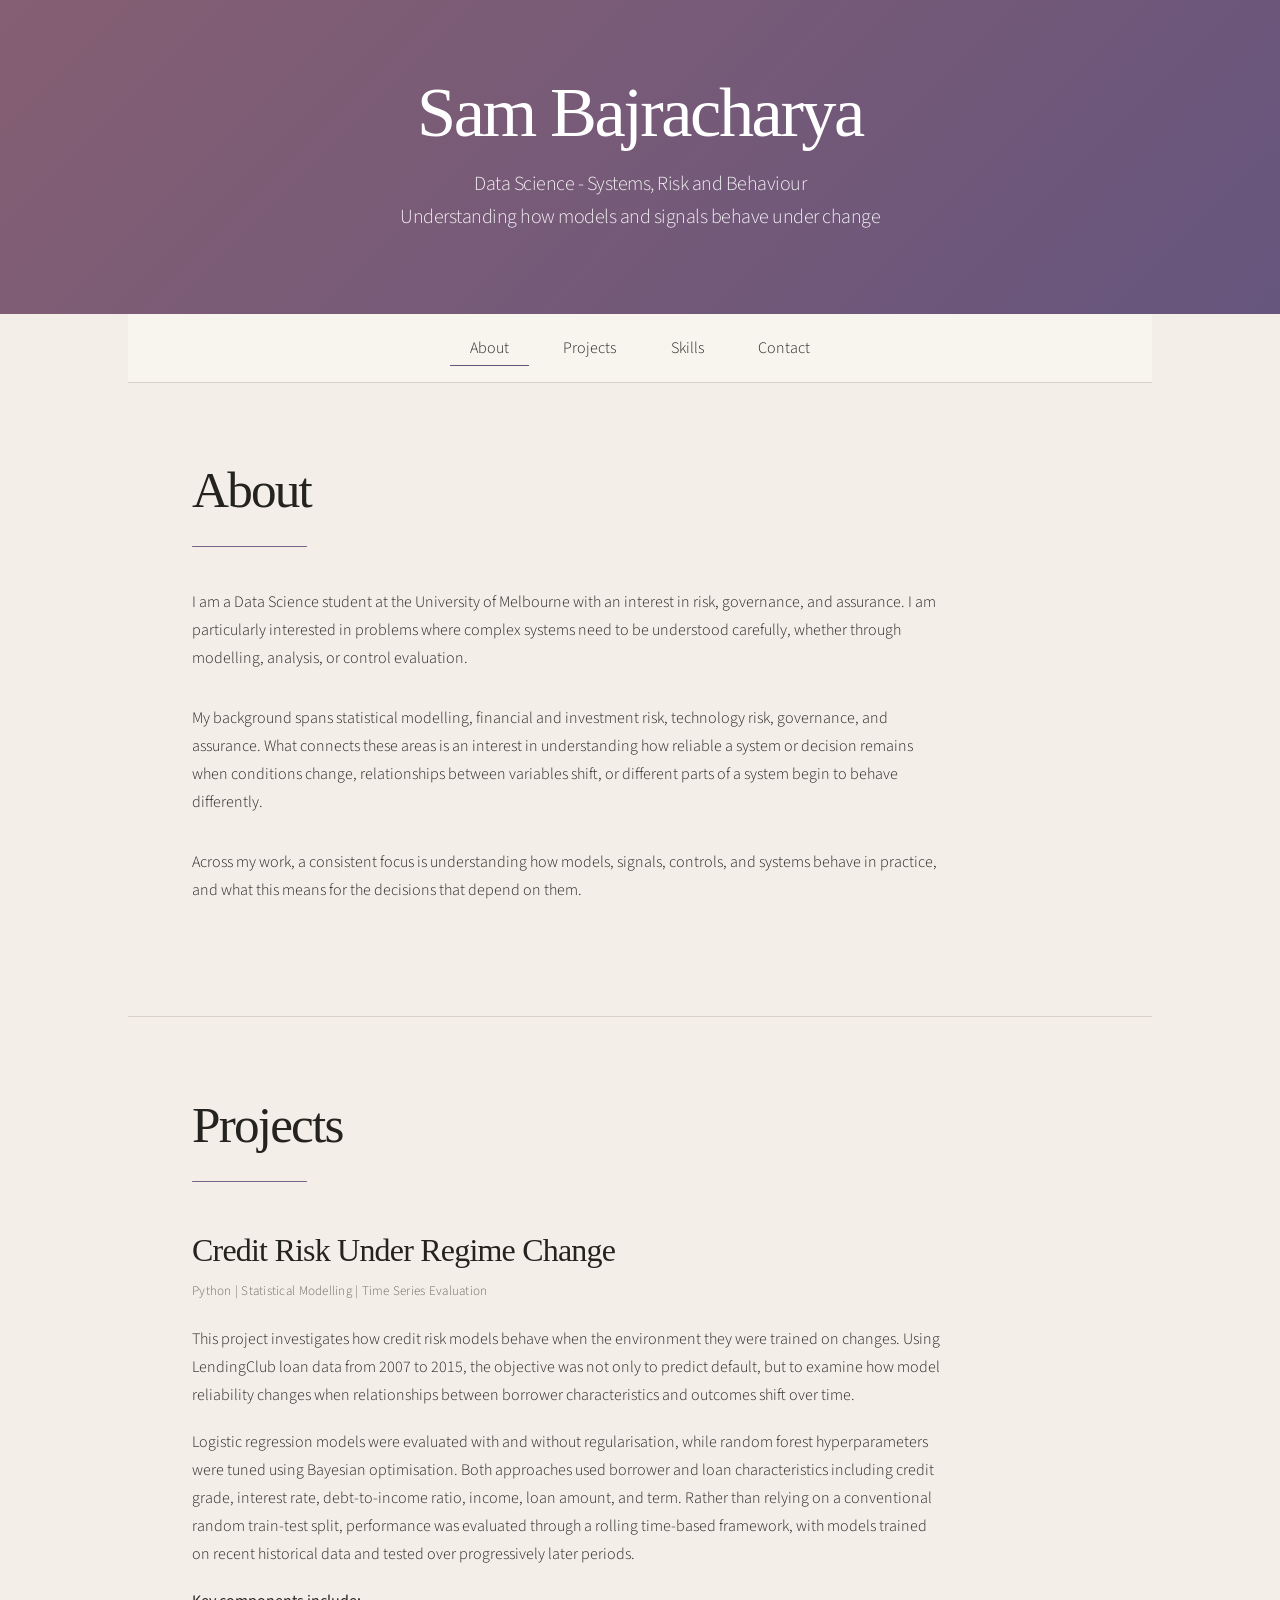
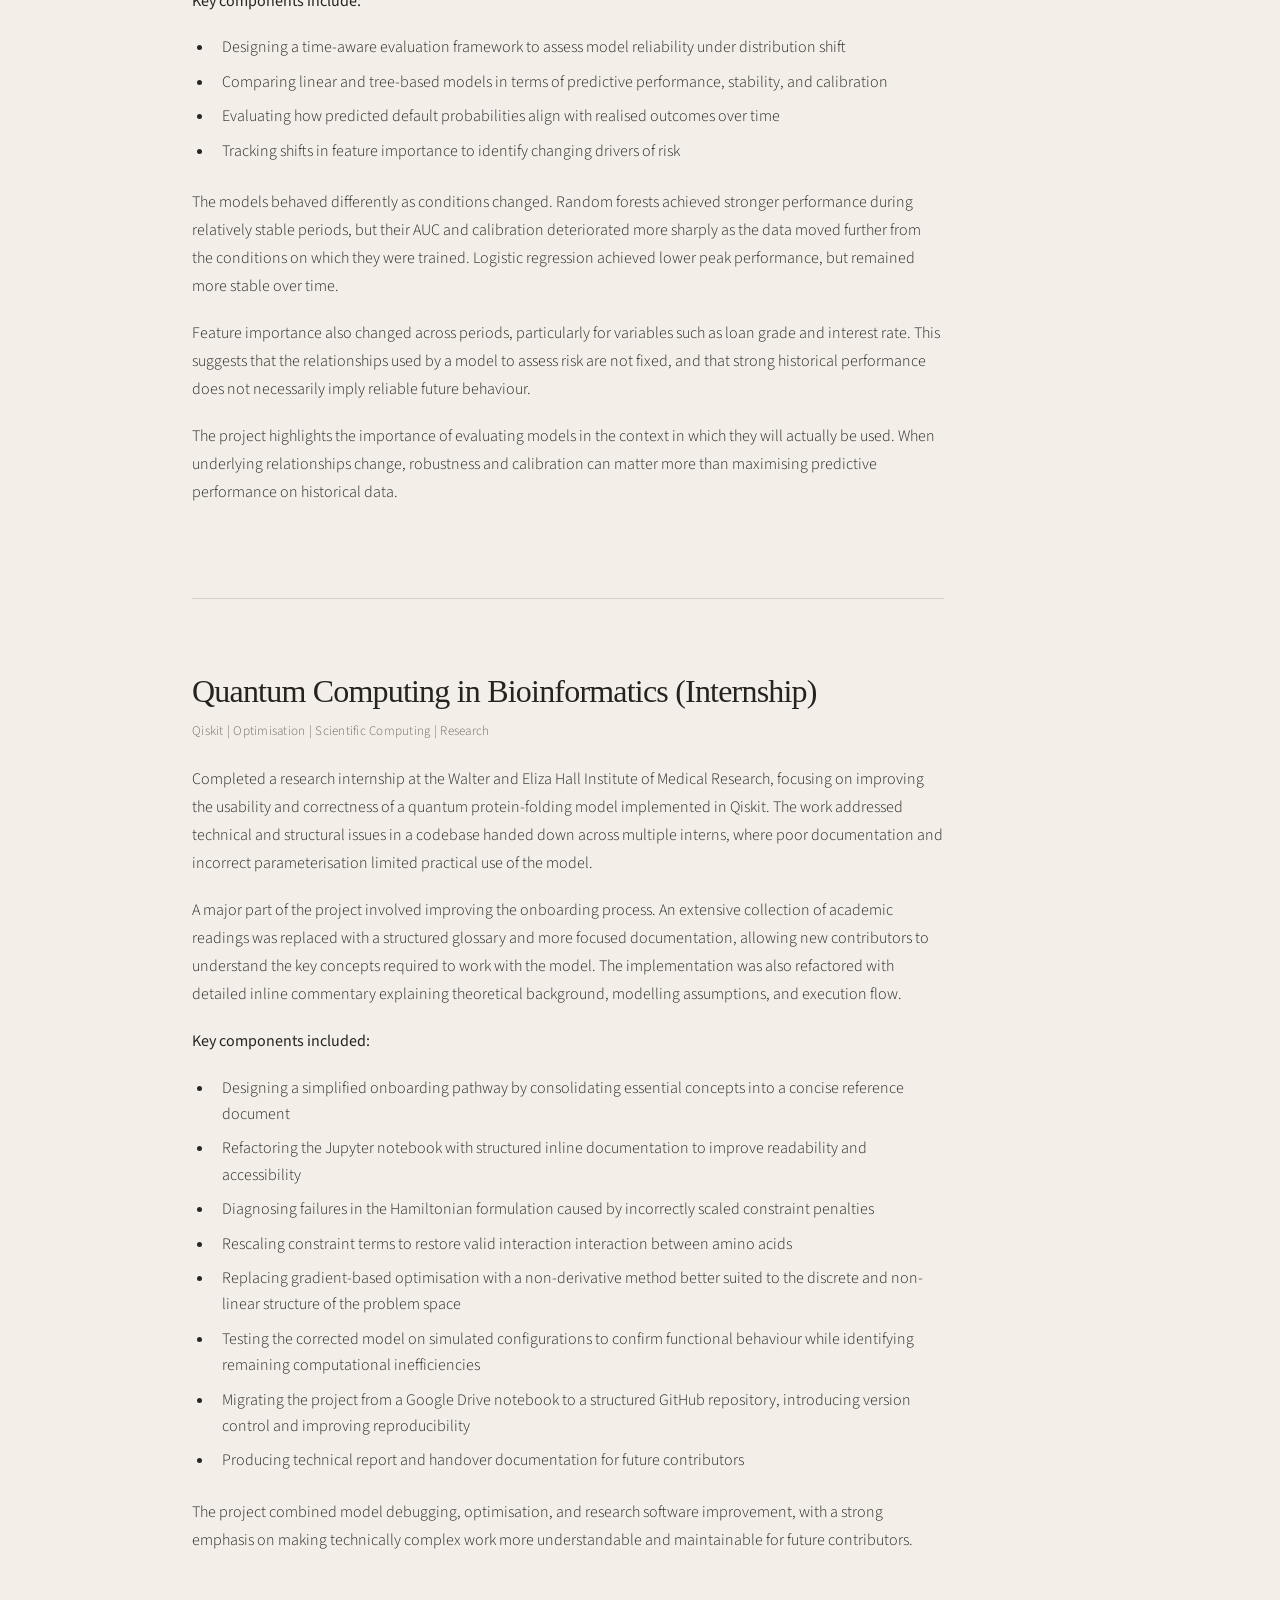
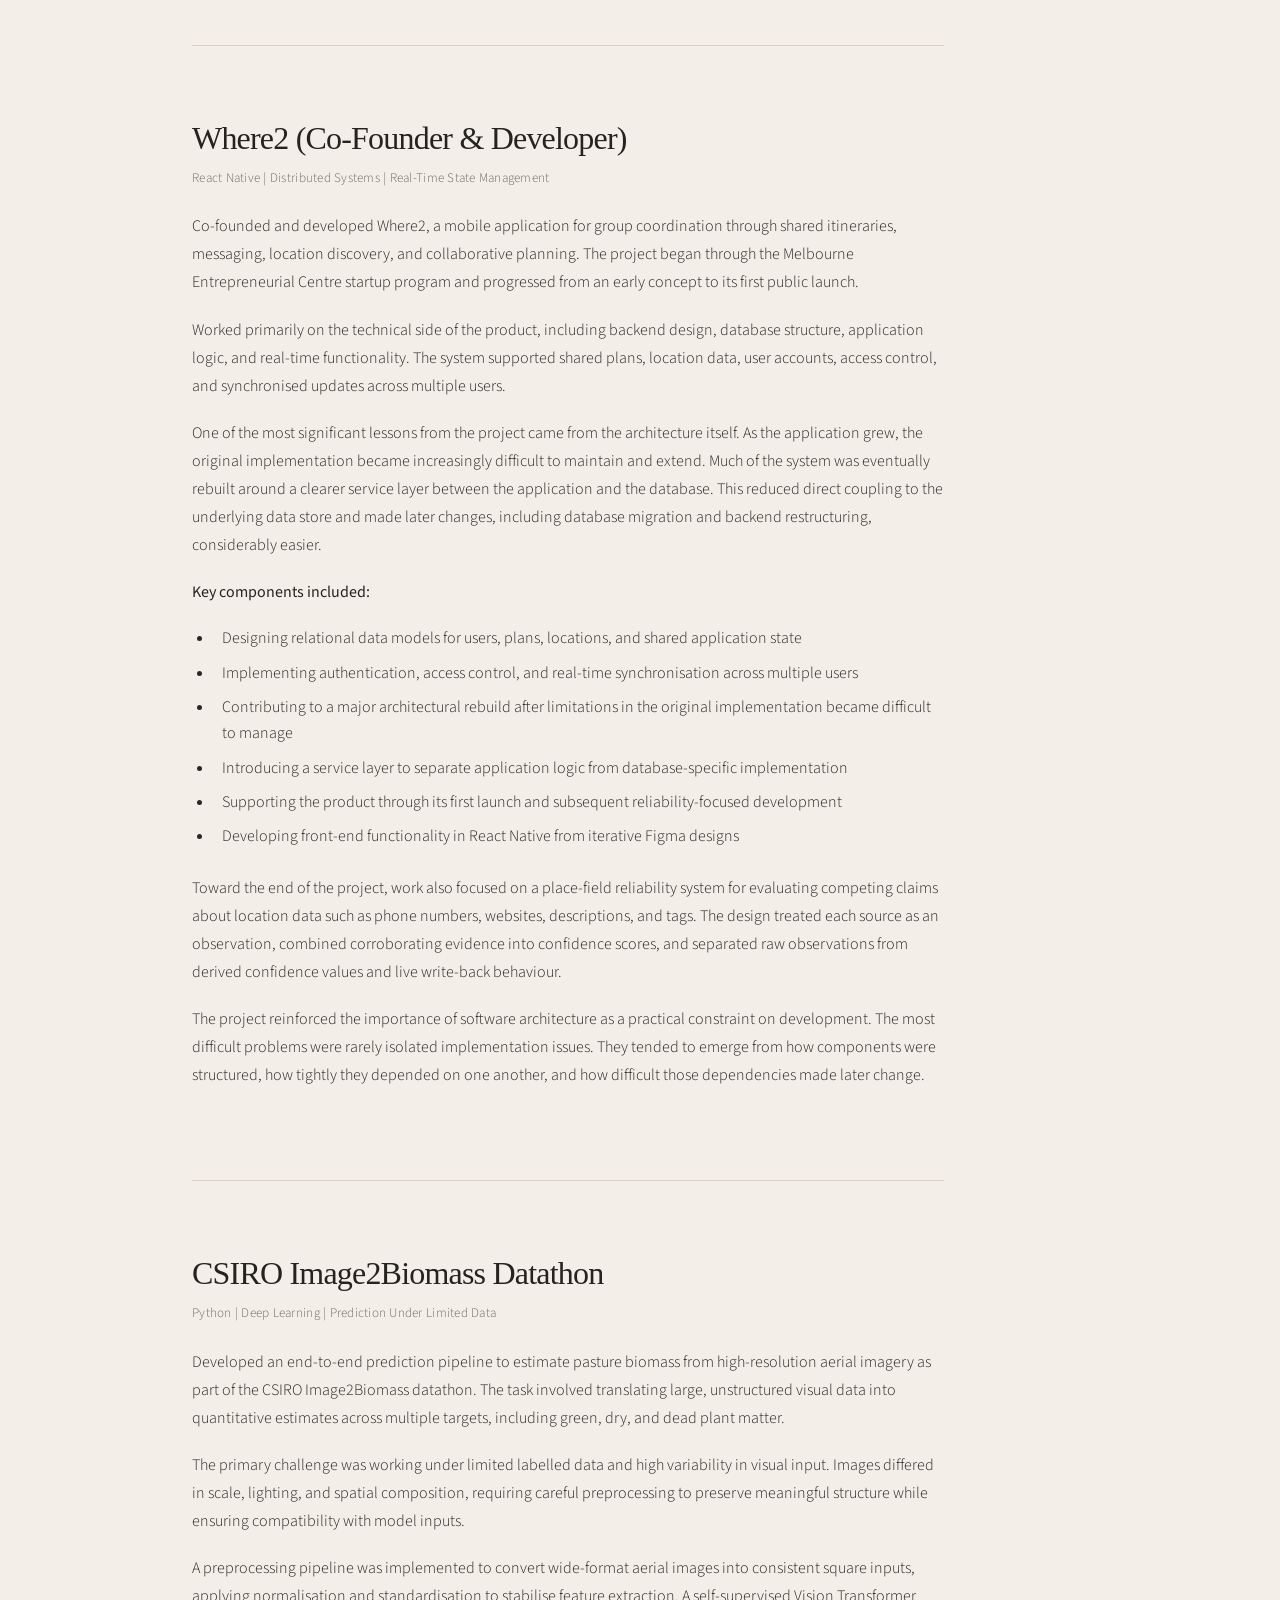
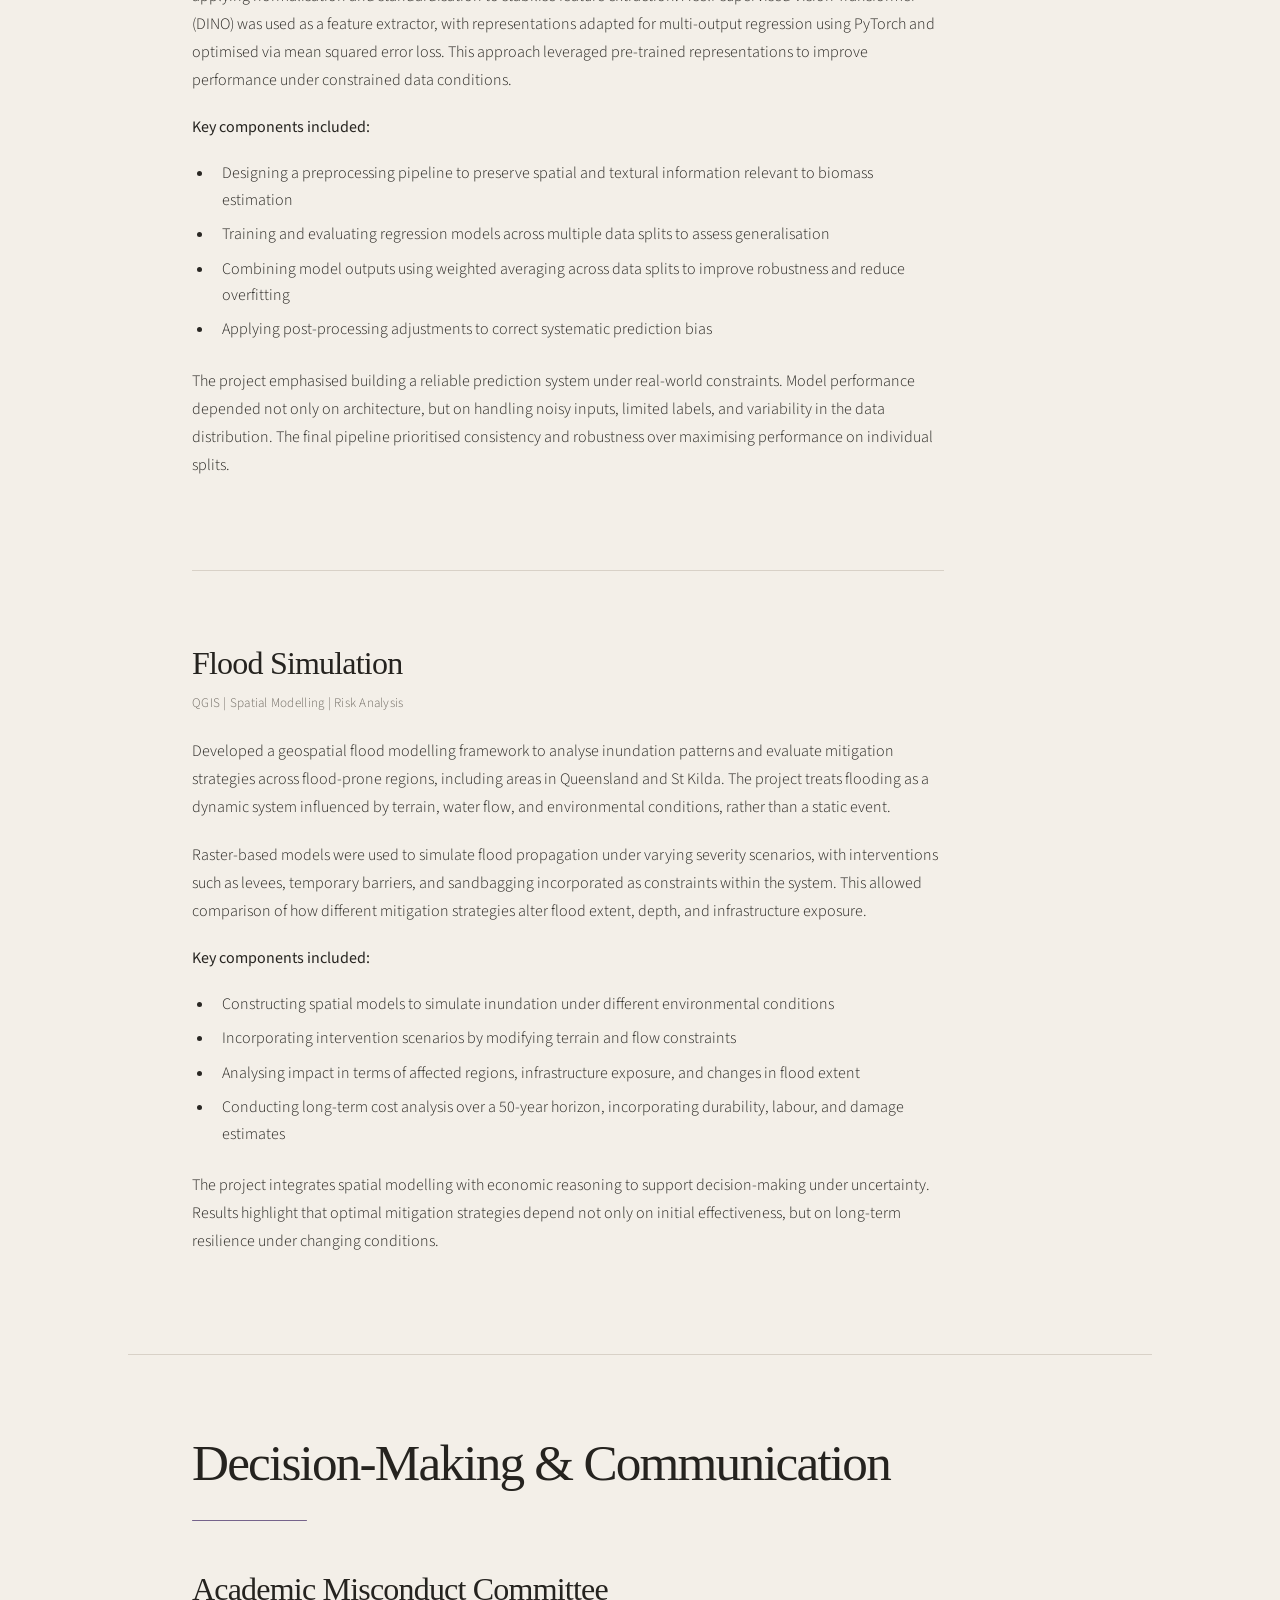
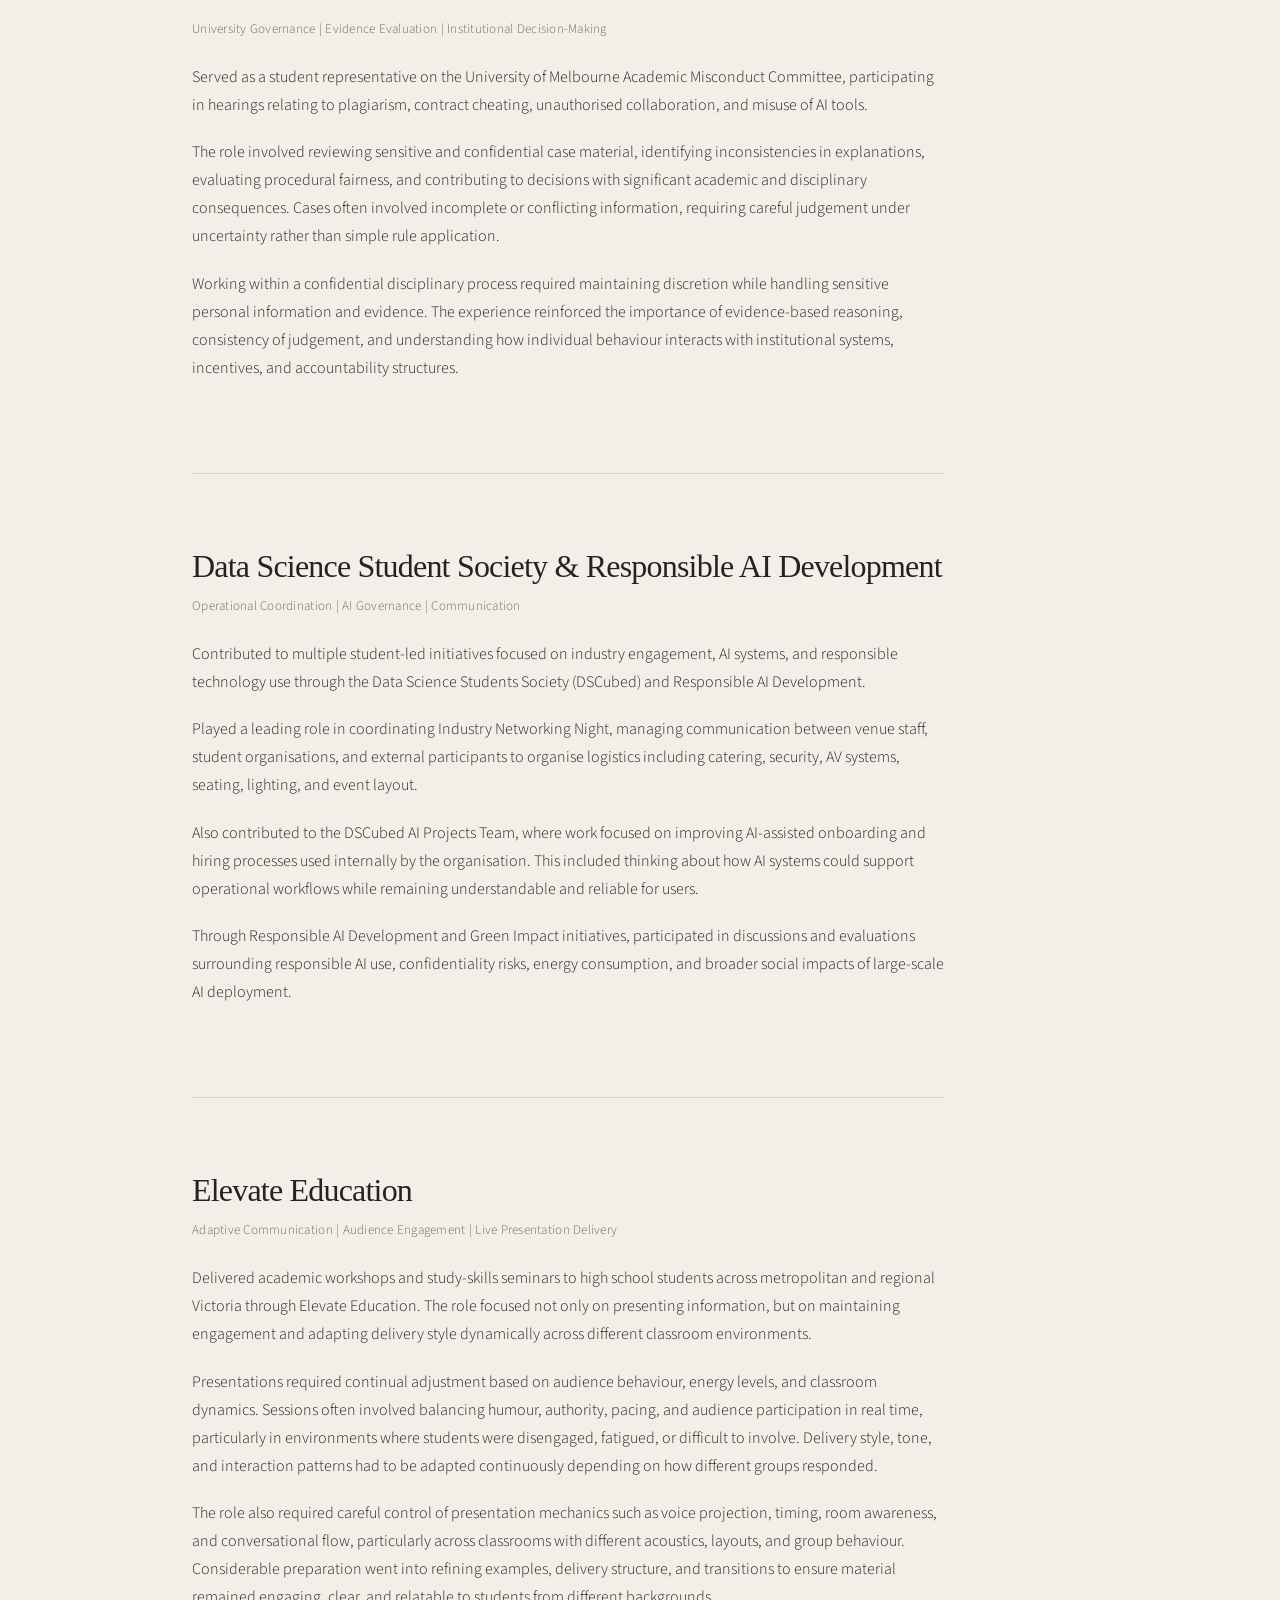
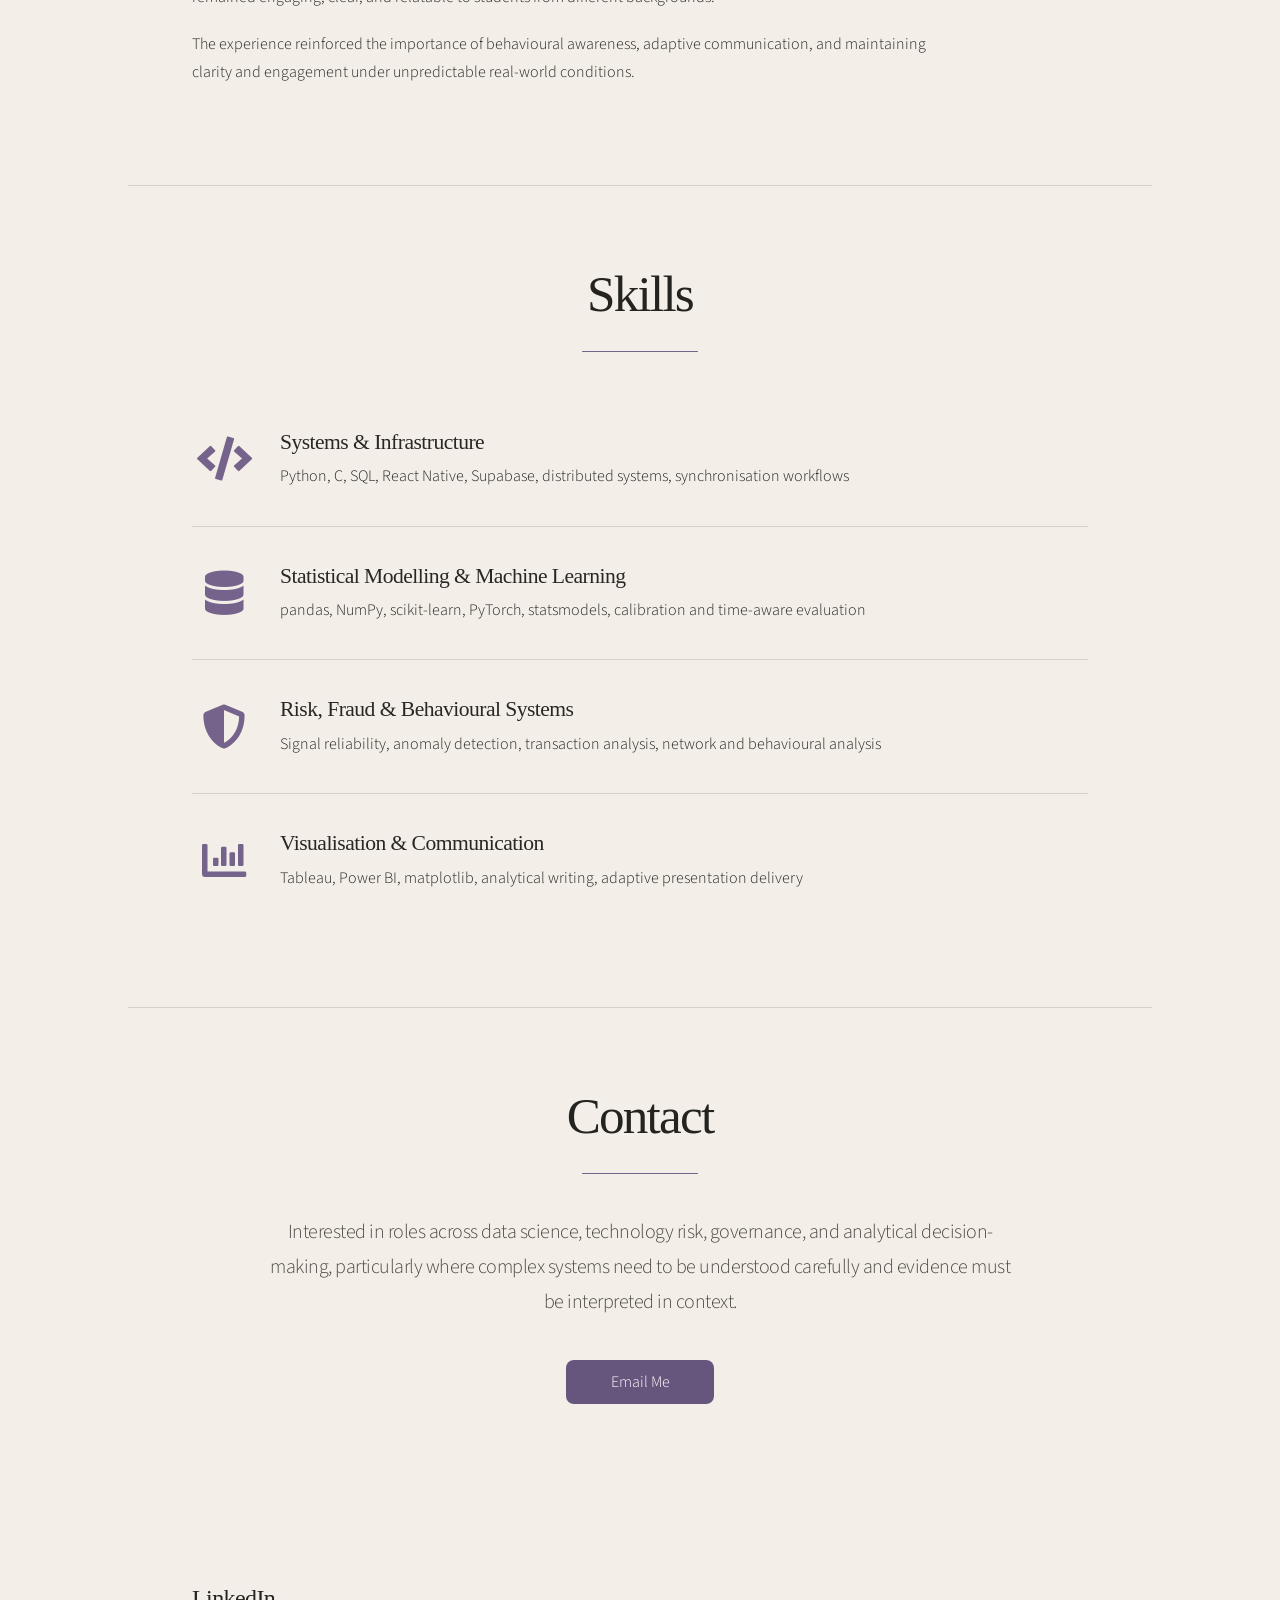
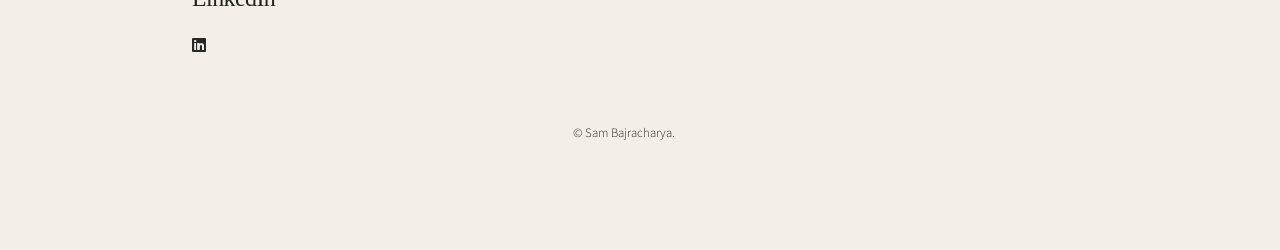
<file: index.html>
<!DOCTYPE HTML>
<html>

<head>
	<title>Sam Bajracharya | Data Science & Risk</title>
	<meta charset="utf-8" />
	<meta name="viewport" content="width=device-width, initial-scale=1, user-scalable=no" />
	<link rel="stylesheet" href="assets/css/main.css" />
	<noscript>
		<link rel="stylesheet" href="assets/css/noscript.css" />
	</noscript>
</head>

<body class="is-preload">

	<div id="wrapper">

		<!-- Header -->
		<header id="header" class="alt">
			<!-- <span class="logo"><img src="images/logo.svg" alt="" /></span> -->
			<h1>Sam Bajracharya</h1>
			<p>Data Science - Systems, Risk and Behaviour<br />
				Understanding how models and signals behave under change</p>
		</header>

		<!-- Nav -->
		<nav id="nav">
			<ul>
				<li><a href="#intro" class="active">About</a></li>
				<li><a href="#projects">Projects</a></li>
				<li><a href="#skills">Skills</a></li>
				<li><a href="#contact">Contact</a></li>
			</ul>
		</nav>

		<!-- Main -->
		<div id="main">

			<!-- About -->
			<section id="intro" class="main">
				<div class="spotlight">
					<div class="content">
						<header class="major">
							<h2>About</h2>
						</header>
						<p>
							I am a Data Science student at the University of Melbourne with an interest in risk, governance, and assurance. I am particularly interested in problems where complex systems need to be understood carefully, whether through modelling, analysis, or control evaluation.
						</p>
						<p>
						<p>
							My background spans statistical modelling, financial and investment risk, technology risk, governance, and assurance. What connects these areas is an interest in understanding how reliable a system or decision remains when conditions change, relationships between variables shift, or different parts of a system begin to behave differently.
						</p>
						<p>
							Across my work, a consistent focus is understanding how models, signals, controls, and systems behave in practice, and what this means for the decisions that depend on them.
						</p>
						</p>
					</div>
					<!-- <span class="image"><img src="images/pic01.jpg" alt="" /></span> -->
				</div>
			</section>

			<!-- Projects -->
			<section id="projects" class="main">
				<header class="major">
					<h2>Projects</h2>
				</header>

				<div class="project-list">


					<article class="project-card">
						<div class="project-content">
							<h3>Credit Risk Under Regime Change</h3>
							<p class="project-meta">Python | Statistical Modelling | Time Series Evaluation</p>

							<p>
								This project investigates how credit risk models behave when the environment they were trained on changes. Using LendingClub loan data from 2007 to 2015, the objective was not only to predict default, but to examine how model reliability changes when relationships between borrower characteristics and outcomes shift over time.
							</p>

							<p>
								Logistic regression models were evaluated with and without regularisation, while random forest hyperparameters were tuned using Bayesian optimisation. Both approaches used borrower and loan characteristics including credit grade, interest rate, debt-to-income ratio, income, loan amount, and term.
								Rather than relying on a conventional random train-test split, performance was evaluated through a rolling time-based framework, with models trained on recent historical data and tested over progressively later periods.
							</p>

							<p><strong>Key components include:</strong></p>
							<ul>
								<li>Designing a time-aware evaluation framework to assess model reliability under
									distribution shift</li>
								<li>Comparing linear and tree-based models in terms of predictive performance,
									stability, and calibration</li>
								<li>Evaluating how predicted default probabilities align with realised outcomes over
									time</li>
								<li>Tracking shifts in feature importance to identify changing drivers of risk</li>
							</ul>

							<p>
								The models behaved differently as conditions changed. Random forests achieved stronger performance during relatively stable periods, but their AUC and calibration deteriorated more sharply as the data moved further from the conditions on which they were trained. Logistic regression achieved lower peak performance, but remained more stable over time.
							</p>

							<p>
								Feature importance also changed across periods, particularly for variables such as loan grade and interest rate. This suggests that the relationships used by a model to assess risk are not fixed, and that strong historical performance does not necessarily imply reliable future behaviour.
							</p>

							<p>
								The project highlights the importance of evaluating models in the context in which they will actually be used. When underlying relationships change, robustness and calibration can matter more than maximising predictive performance on historical data.
							</p>
						</div>
					</article>

					<article class="project-card">
						<div class="project-content">
							<h3>Quantum Computing in Bioinformatics (Internship)</h3>
							<p class="project-meta">Qiskit | Optimisation | Scientific Computing | Research</p>

							<p>
								Completed a research internship at the Walter and Eliza Hall Institute of Medical
								Research,
								focusing on improving the usability and correctness of a quantum protein-folding model
								implemented in Qiskit. The work addressed technical and structural issues in a codebase
								handed down across multiple interns, where poor documentation and incorrect
								parameterisation
								limited practical use of the model.
							</p>

							<p>
								A major part of the project involved improving the onboarding process. An extensive collection of academic readings was replaced with a structured glossary and more focused documentation, allowing new contributors to understand the key concepts required to work with the model. The implementation was also refactored with detailed inline commentary explaining theoretical background, modelling assumptions, and execution flow.
							</p>

							<p><strong>Key components included:</strong></p>
							<ul>
								<li>Designing a simplified onboarding pathway by consolidating essential concepts into a
									concise reference document
								</li>
								<li>Refactoring the Jupyter notebook with structured inline documentation
									to improve readability and accessibility 
									</li>
								<li>Diagnosing failures in the Hamiltonian formulation caused by incorrectly scaled constraint penalties</li>
								<li>Rescaling constraint terms to restore valid interaction interaction between amino acids</li>
								<li>Replacing gradient-based optimisation with a non-derivative method better suited to
									the discrete and non-linear structure of the problem space</li>
								<li>Testing the corrected model on simulated configurations to confirm functional
									behaviour while identifying remaining computational inefficiencies</li>
								<li>Migrating the project from a Google Drive notebook to a structured GitHub
									repository, introducing version control and improving reproducibility</li>
								<li>Producing technical report and handover documentation for future contributors</li>
							</ul>

							<p>
								The project combined model debugging, optimisation, and research software improvement, with a strong emphasis on making technically complex work more understandable and maintainable for future contributors.
							</p>
						</div>
					</article>

					<article class="project-card">
						<div class="project-content">
							<h3>Where2 (Co-Founder &amp; Developer)</h3>
							<p class="project-meta">React Native | Distributed Systems | Real-Time State Management</p>

							<p>
								Co-founded and developed Where2, a mobile application for group coordination through shared itineraries, messaging, location discovery, and collaborative planning. The project began through the Melbourne Entrepreneurial Centre startup program and progressed from an early concept to its first public launch.
							</p>

							<p>
								Worked primarily on the technical side of the product, including backend design, database structure, application logic, and real-time functionality. The system supported shared plans, location data, user accounts, access control, and synchronised updates across multiple users.
							</p>

							<p>
								One of the most significant lessons from the project came from the architecture itself. As the application grew, the original implementation became increasingly difficult to maintain and extend. Much of the system was eventually rebuilt around a clearer service layer between the application and the database. This reduced direct coupling to the underlying data store and made later changes, including database migration and backend restructuring, considerably easier.
							</p>

							<p><strong>Key components included:</strong></p>
							<ul>
								<li>Designing relational data models for users, plans, locations, and shared application state</li>
								<li>Implementing authentication, access control, and real-time synchronisation across multiple users</li>
								<li>Contributing to a major architectural rebuild after limitations in the original implementation became difficult to manage</li>
								<li>Introducing a service layer to separate application logic from database-specific implementation</li>
								<li>Supporting the product through its first launch and subsequent reliability-focused development</li>
								<li>Developing front-end functionality in React Native from iterative Figma designs</li>
							</ul>

							<p>
								Toward the end of the project, work also focused on a place-field reliability system for evaluating competing claims about location data such as phone numbers, websites, descriptions, and tags. The design treated each source as an observation, combined corroborating evidence into confidence scores, and separated raw observations from derived confidence values and live write-back behaviour.
							</p>
							
							<p>
								The project reinforced the importance of software architecture as a practical constraint on development. The most difficult problems were rarely isolated implementation issues. They tended to emerge from how components were structured, how tightly they depended on one another, and how difficult those dependencies made later change.
							</p>

						</div>
					</article>


					<article class="project-card">
						<div class="project-content">
							<h3>CSIRO Image2Biomass Datathon</h3>
							<p class="project-meta">Python | Deep Learning | Prediction Under Limited Data</p>

							<p>
								Developed an end-to-end prediction pipeline to estimate pasture biomass from
								high-resolution aerial imagery as part of the CSIRO Image2Biomass datathon.
								The task involved translating large, unstructured visual data into quantitative
								estimates across multiple targets, including green, dry, and dead plant matter.
							</p>

							<p>
								The primary challenge was working under limited labelled data and high variability
								in visual input. Images differed in scale, lighting, and spatial composition,
								requiring careful preprocessing to preserve meaningful structure while ensuring
								compatibility with model inputs.
							</p>

							<p>
								A preprocessing pipeline was implemented to convert wide-format aerial images into
								consistent square inputs, applying normalisation and standardisation to stabilise
								feature extraction. A self-supervised Vision Transformer (DINO) was used as a feature
								extractor, with representations adapted for multi-output regression using
								PyTorch and optimised via mean squared error loss. This approach
								leveraged pre-trained representations to improve performance under constrained data
								conditions.
							</p>

							<p><strong>Key components included:</strong></p>
							<ul>
								<li>Designing a preprocessing pipeline to preserve spatial and textural information
									relevant to biomass estimation</li>
								<li>Training and evaluating regression models across multiple data splits to assess
									generalisation</li>
								<li>Combining model outputs using weighted averaging across data splits to improve
									robustness and reduce overfitting</li>
								<li>Applying post-processing adjustments to correct systematic prediction bias</li>
							</ul>

							<p>
								The project emphasised building a reliable prediction system under real-world
								constraints. Model performance depended not only on architecture, but on handling
								noisy inputs, limited labels, and variability in the data distribution. The final
								pipeline prioritised consistency and robustness over maximising performance on
								individual splits.
							</p>

						</div>
					</article>

					<article class="project-card">
						<div class="project-content">
							<h3>Flood Simulation</h3>
							<p class="project-meta">QGIS | Spatial Modelling | Risk Analysis</p>

							<p>
								Developed a geospatial flood modelling framework to analyse inundation patterns and
								evaluate mitigation strategies across flood-prone regions, including areas in
								Queensland and St Kilda. The project treats flooding as a dynamic system influenced
								by terrain, water flow, and environmental conditions, rather than a static event.
							</p>

							<p>
								Raster-based models were used to simulate flood propagation under varying severity
								scenarios, with interventions such as levees, temporary barriers, and sandbagging
								incorporated as constraints within the system. This allowed comparison of how
								different mitigation strategies alter flood extent, depth, and infrastructure exposure.
							</p>

							<p><strong>Key components included:</strong></p>
							<ul>
								<li>Constructing spatial models to simulate inundation under different environmental
									conditions</li>
								<li>Incorporating intervention scenarios by modifying terrain and flow constraints</li>
								<li>Analysing impact in terms of affected regions, infrastructure exposure, and changes
									in flood extent</li>
								<li>Conducting long-term cost analysis over a 50-year horizon, incorporating durability,
									labour, and damage estimates</li>
							</ul>

							<p>
								The project integrates spatial modelling with economic reasoning to support
								decision-making
								under uncertainty. Results highlight that optimal mitigation strategies depend not only
								on
								initial effectiveness, but on long-term resilience under changing conditions.
							</p>
						</div>
					</article>

				</div>
			</section>

			<!-- Decision-Making & Communication -->
			<section id="decision" class="main">
				<header class="major">
					<h2>Decision-Making & Communication</h2>
				</header>

				<div class="project-list">

					<article class="project-card">
						<div class="project-content">
							<h3>Academic Misconduct Committee</h3>
							<p class="project-meta">
								University Governance | Evidence Evaluation | Institutional Decision-Making
							</p>

							<p>
								Served as a student representative on the University of Melbourne Academic Misconduct
								Committee, participating in hearings relating to plagiarism, contract cheating,
								unauthorised collaboration, and misuse of AI tools.
							</p>

							<p>
								The role involved reviewing sensitive and confidential case material,
								identifying inconsistencies in explanations, evaluating procedural fairness,
								and contributing to decisions with significant academic and disciplinary
								consequences. Cases often involved incomplete or conflicting information,
								requiring careful judgement under uncertainty rather than simple rule
								application.
							</p>

							<p>
								Working within a confidential disciplinary process required maintaining
								discretion while handling sensitive personal information and evidence.
								The experience reinforced the importance of evidence-based reasoning,
								consistency of judgement, and understanding how individual behaviour
								interacts with institutional systems, incentives, and accountability
								structures.
							</p>
						</div>
					</article>

					<article class="project-card">
						<div class="project-content">
							<h3>Data Science Student Society & Responsible AI Development</h3>
							<p class="project-meta">
								Operational Coordination | AI Governance | Communication
							</p>

							<p>
								Contributed to multiple student-led initiatives focused on industry engagement,
								AI systems, and responsible technology use through the Data Science Students Society
								(DSCubed) and Responsible AI Development.
							</p>

							<p>
								Played a leading role in coordinating Industry Networking Night,
								managing communication between venue staff, student organisations, and external
								participants to organise logistics including catering, security, AV systems,
								seating, lighting, and event layout.
							</p>

							<p>
								Also contributed to the DSCubed AI Projects Team, where work focused on improving
								AI-assisted onboarding and hiring processes used internally by the organisation.
								This included thinking about how AI systems could support operational workflows
								while remaining understandable and reliable for users.
							</p>

							<p>
								Through Responsible AI Development and Green Impact initiatives, participated in
								discussions and evaluations surrounding responsible AI use, confidentiality risks,
								energy consumption, and broader social impacts of large-scale AI deployment.
							</p>
						</div>
					</article>

					<article class="project-card">
						<div class="project-content">
							<h3>Elevate Education</h3>
							<p class="project-meta">
								Adaptive Communication | Audience Engagement | Live Presentation Delivery
							</p>

							<p>
								Delivered academic workshops and study-skills seminars to high school
								students across metropolitan and regional Victoria through Elevate
								Education. The role focused not only on presenting information, but on
								maintaining engagement and adapting delivery style dynamically across
								different classroom environments.
							</p>

							<p>
								Presentations required continual adjustment based on audience behaviour,
								energy levels, and classroom dynamics. Sessions often involved balancing
								humour, authority, pacing, and audience participation in real time,
								particularly in environments where students were disengaged, fatigued,
								or difficult to involve. Delivery style, tone, and interaction patterns
								had to be adapted continuously depending on how different groups
								responded.
							</p>

							<p>
								The role also required careful control of presentation mechanics such as
								voice projection, timing, room awareness, and conversational flow,
								particularly across classrooms with different acoustics, layouts, and
								group behaviour. Considerable preparation went into refining examples,
								delivery structure, and transitions to ensure material remained engaging,
								clear, and relatable to students from different backgrounds.
							</p>

							<p>
								The experience reinforced the importance of behavioural awareness,
								adaptive communication, and maintaining clarity and engagement under
								unpredictable real-world conditions.
							</p>
						</div>
					</article>

				</div>
			</section>

			<!-- Skills -->
			<section id="skills" class="main special">
				<header class="major">
					<h2>Skills</h2>
				</header>

				<ul class="statistics">

					<li class="style1">
						<span class="icon solid fa-code"></span>
						<div>
							<strong>Systems & Infrastructure</strong>
							Python, C, SQL, React Native, Supabase, distributed systems, synchronisation workflows
						</div>
					</li>

					<li class="style2">
						<span class="icon solid fa-database"></span>
						<div>
							<strong>Statistical Modelling & Machine Learning</strong>
							pandas, NumPy, scikit-learn, PyTorch, statsmodels, calibration and time-aware evaluation
						</div>
					</li>

					<li class="style3">
						<span class="icon solid fa-shield-alt"></span>
						<div>
							<strong>Risk, Fraud & Behavioural Systems</strong>
							Signal reliability, anomaly detection, transaction analysis, network and behavioural analysis
						</div>
					</li>

					<li class="style4">
						<span class="icon solid fa-chart-bar"></span>
						<div>
							<strong>Visualisation & Communication</strong>
							Tableau, Power BI, matplotlib, analytical writing, adaptive presentation delivery
						</div>
					</li>

				</ul>
			</section>

			<!-- Contact -->
			<section id="contact" class="main special">
				<header class="major">
					<h2>Contact</h2>
					<p>
						Interested in roles across data science, technology risk, governance, and analytical decision-making, particularly where complex systems need to be understood carefully and evidence must be interpreted in context.
					</p>
				</header>

				<ul class="actions special">
					<li><a href="mailto:sbajracharyaj@gmail.com" class="button primary">Email Me</a></li>
					<!-- <li><a href="https://github.com" class="button">GitHub</a></li> -->
				</ul>
			</section>

		</div>

		<!-- Footer -->
		<footer id="footer">
			<section>
				<h2>LinkedIn</h2>
				<ul class="icons">
					<li><a href="https://linkedin.com/in/sam-bajracharya-553391235/"
							class="icon brands fa-linkedin"><span class="label">LinkedIn</span></a></li>
					<!-- <li><a href="#" class="icon brands fa-github"><span class="label">GitHub</span></a></li> -->
				</ul>
			</section>

			<p class="copyright">
				&copy; Sam Bajracharya.
			</p>
		</footer>

	</div>

	<!-- Scripts -->
	<script src="assets/js/jquery.min.js"></script>
	<script src="assets/js/jquery.scrollex.min.js"></script>
	<script src="assets/js/jquery.scrolly.min.js"></script>
	<script src="assets/js/browser.min.js"></script>
	<script src="assets/js/breakpoints.min.js"></script>
	<script src="assets/js/util.js"></script>
	<script src="assets/js/main.js"></script>

</body>

</html>
</file>
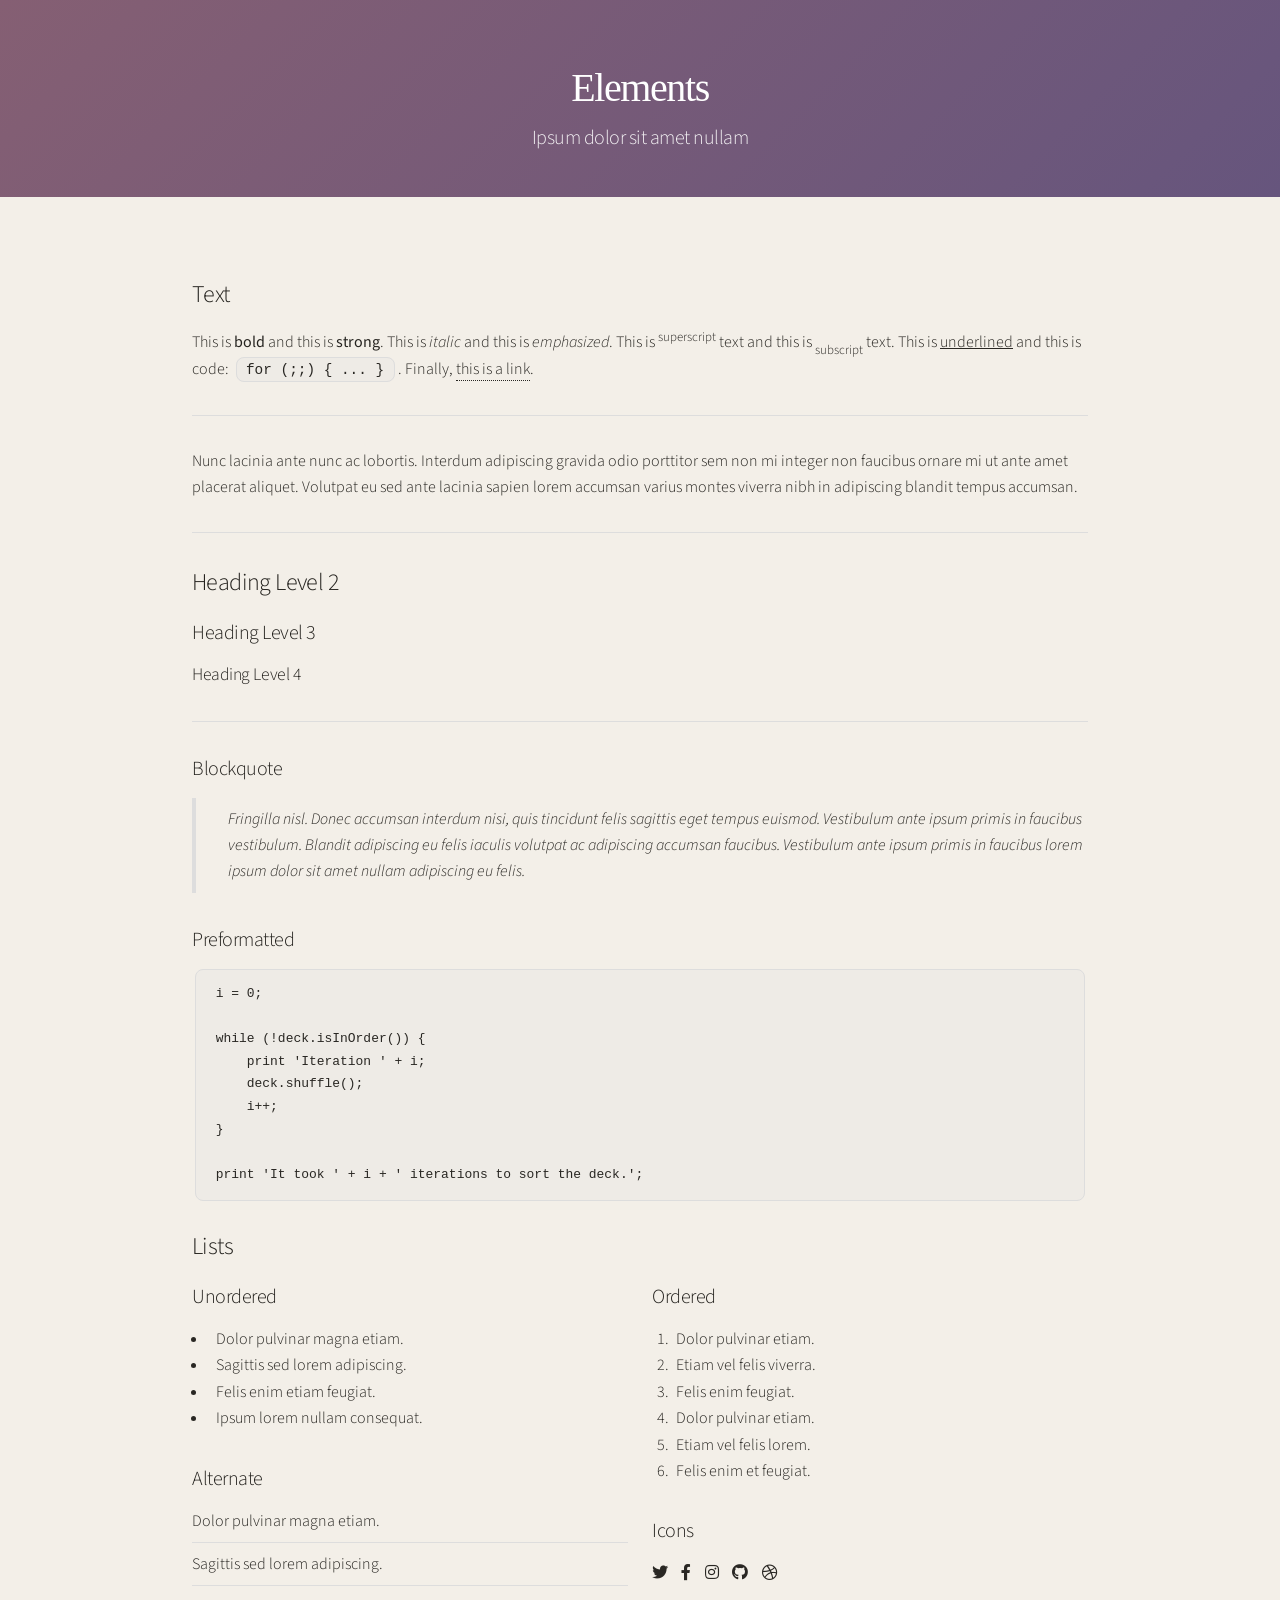
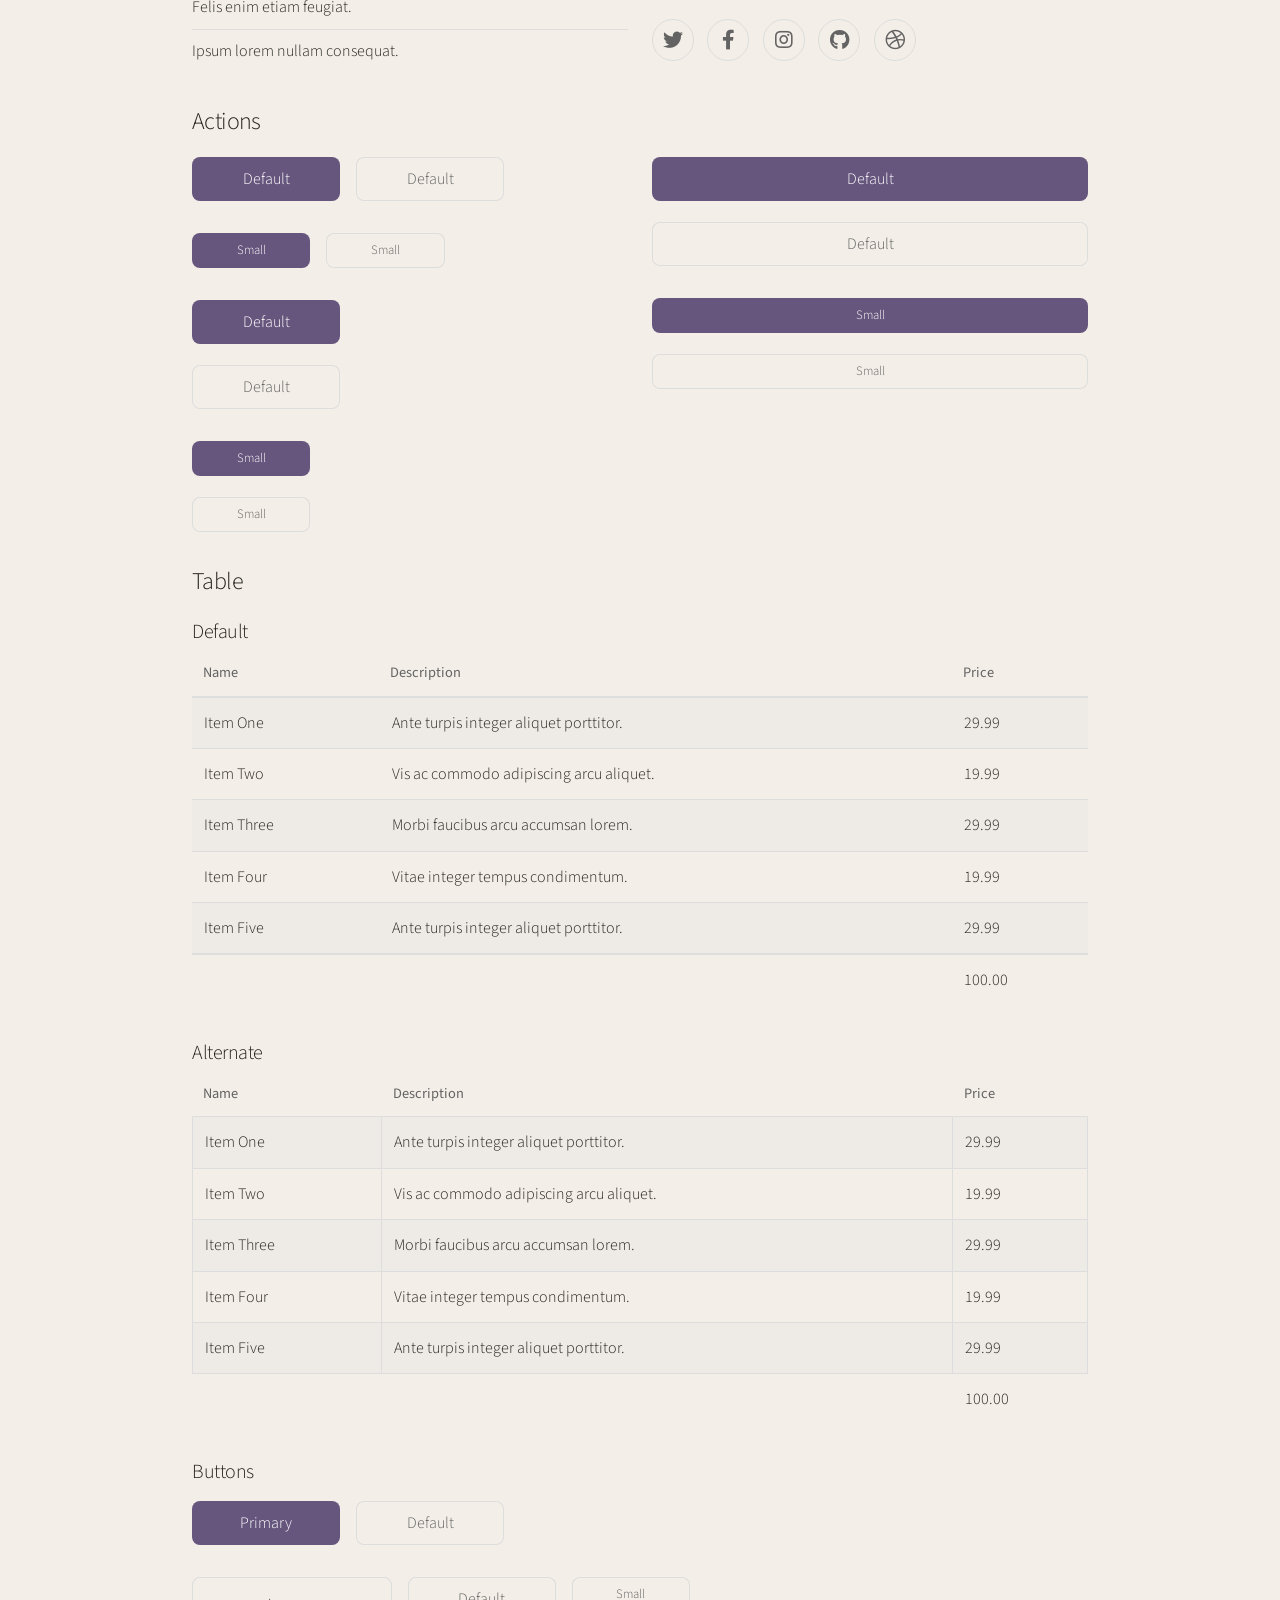
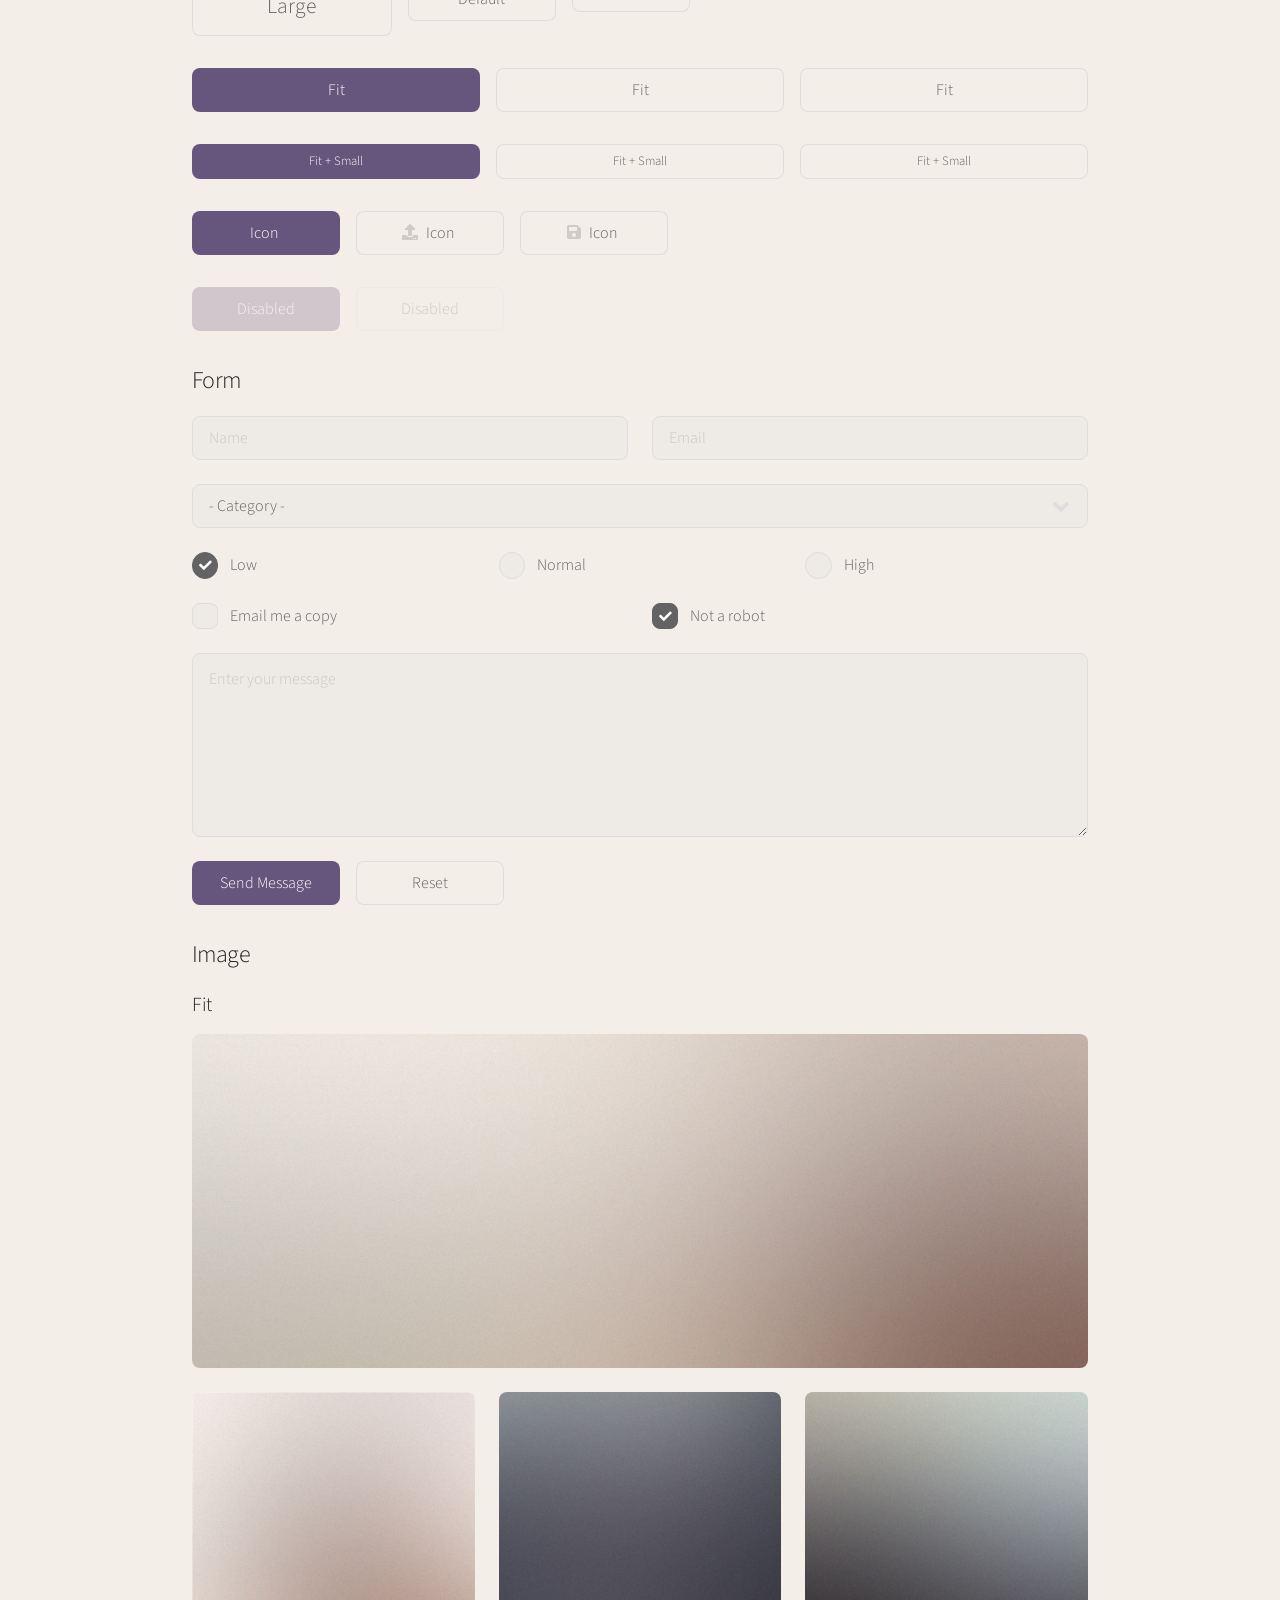
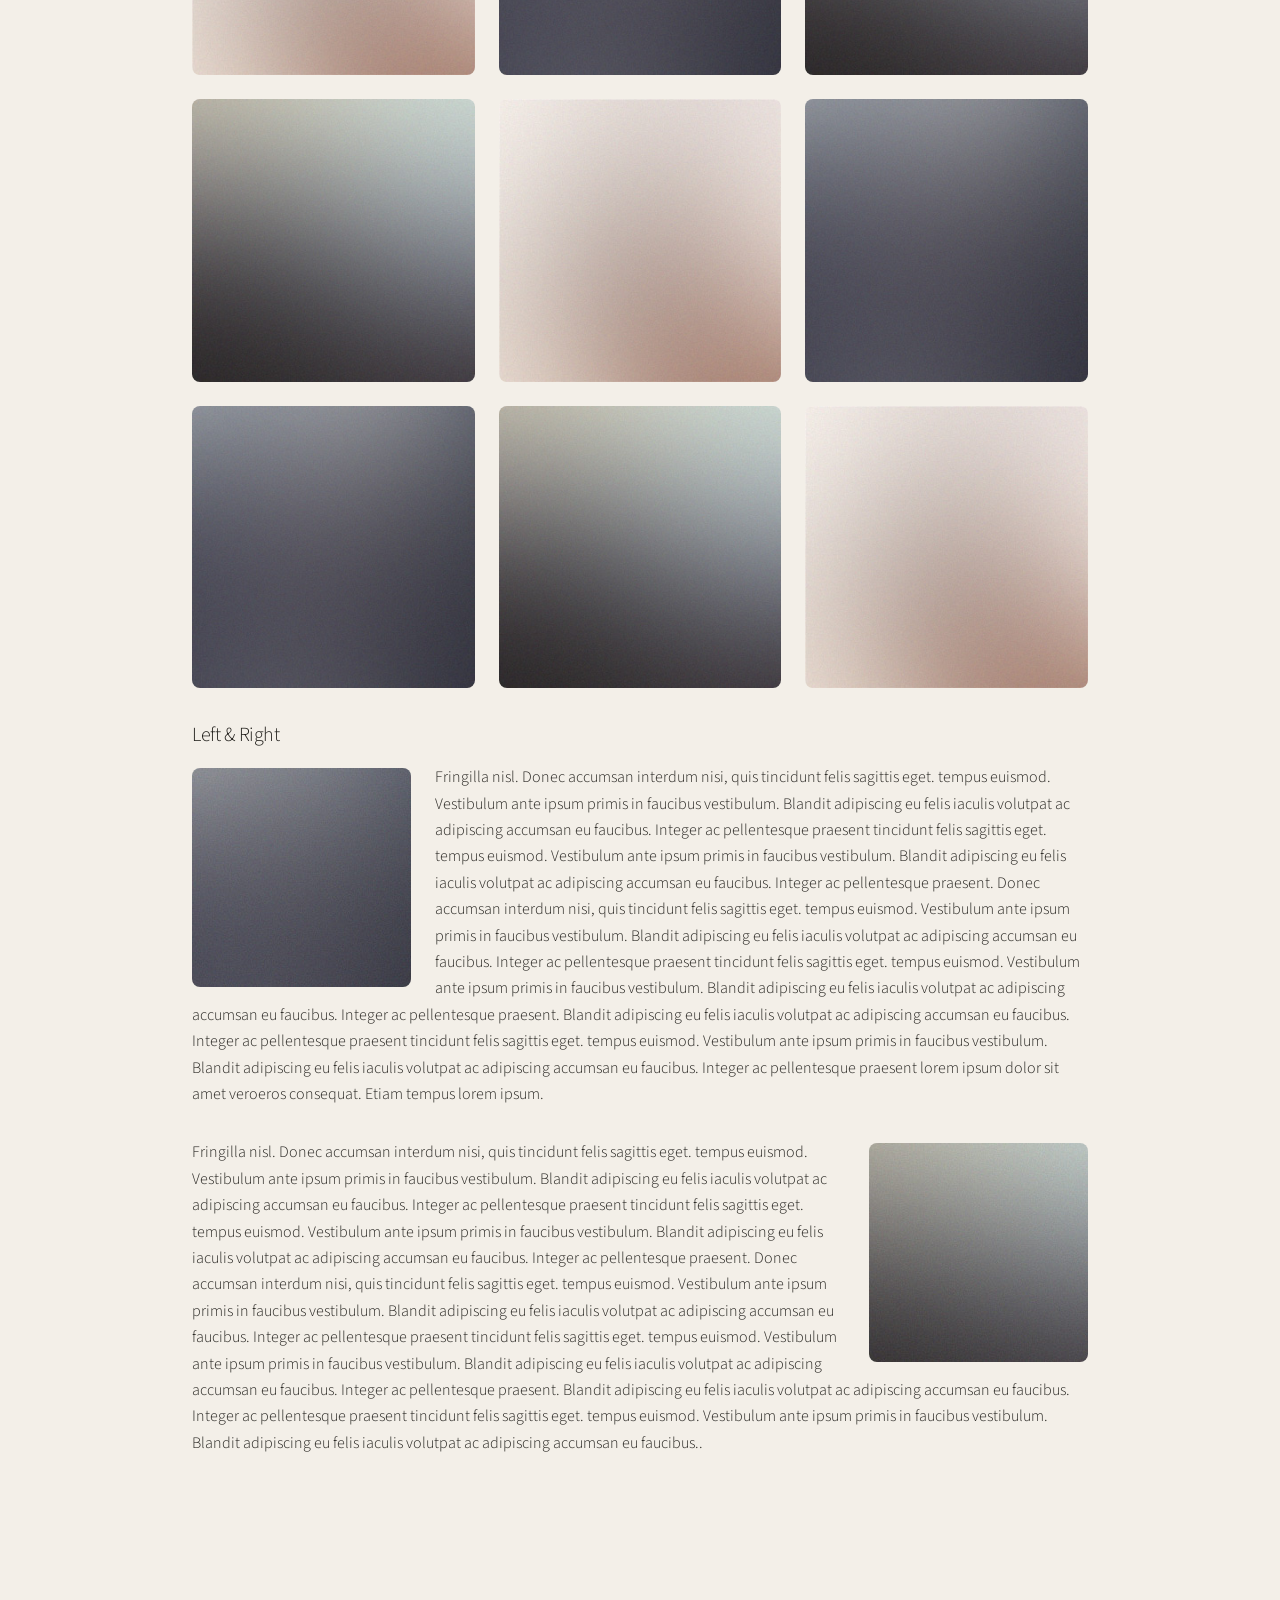
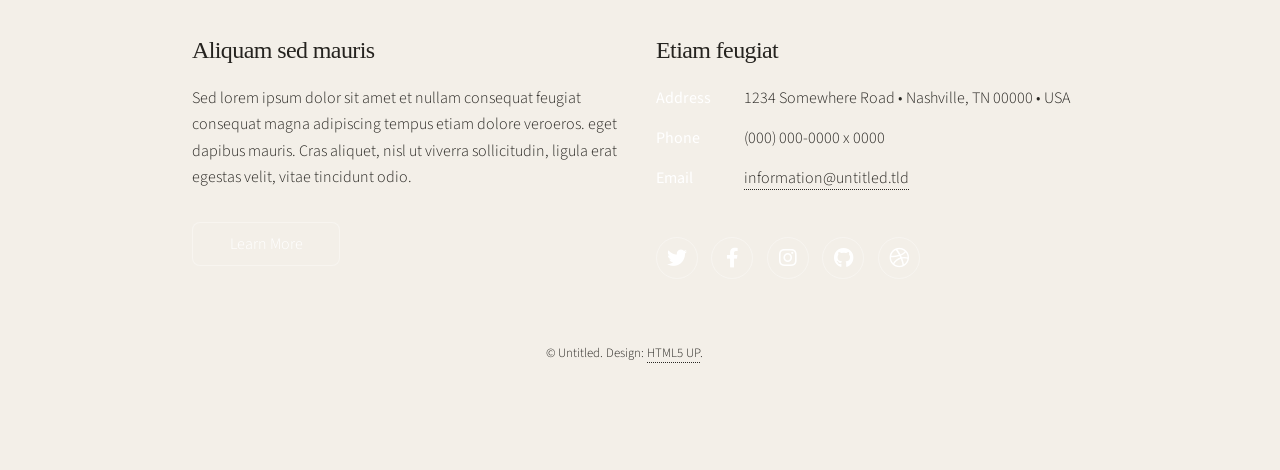
<file: elements.html>
<!DOCTYPE HTML>
<!--
	Stellar by HTML5 UP
	html5up.net | @ajlkn
	Free for personal and commercial use under the CCA 3.0 license (html5up.net/license)
-->
<html>
	<head>
		<title>Elements - Stellar by HTML5 UP</title>
		<meta charset="utf-8" />
		<meta name="viewport" content="width=device-width, initial-scale=1, user-scalable=no" />
		<link rel="stylesheet" href="assets/css/main.css" />
		<noscript><link rel="stylesheet" href="assets/css/noscript.css" /></noscript>
	</head>
	<body class="is-preload">

		<!-- Wrapper -->
			<div id="wrapper">

				<!-- Header -->
					<header id="header">
						<h1>Elements</h1>
						<p>Ipsum dolor sit amet nullam</p>
					</header>

				<!-- Main -->
					<div id="main">

						<!-- Content -->
							<section id="content" class="main">

								<!-- Text -->
									<section>
										<h2>Text</h2>
										<p>This is <b>bold</b> and this is <strong>strong</strong>. This is <i>italic</i> and this is <em>emphasized</em>.
										This is <sup>superscript</sup> text and this is <sub>subscript</sub> text.
										This is <u>underlined</u> and this is code: <code>for (;;) { ... }</code>. Finally, <a href="#">this is a link</a>.</p>
										<hr />
										<p>Nunc lacinia ante nunc ac lobortis. Interdum adipiscing gravida odio porttitor sem non mi integer non faucibus ornare mi ut ante amet placerat aliquet. Volutpat eu sed ante lacinia sapien lorem accumsan varius montes viverra nibh in adipiscing blandit tempus accumsan.</p>
										<hr />
										<h2>Heading Level 2</h2>
										<h3>Heading Level 3</h3>
										<h4>Heading Level 4</h4>
										<hr />
										<h3>Blockquote</h3>
										<blockquote>Fringilla nisl. Donec accumsan interdum nisi, quis tincidunt felis sagittis eget tempus euismod. Vestibulum ante ipsum primis in faucibus vestibulum. Blandit adipiscing eu felis iaculis volutpat ac adipiscing accumsan faucibus. Vestibulum ante ipsum primis in faucibus lorem ipsum dolor sit amet nullam adipiscing eu felis.</blockquote>
										<h3>Preformatted</h3>
										<pre><code>i = 0;

while (!deck.isInOrder()) {
    print 'Iteration ' + i;
    deck.shuffle();
    i++;
}

print 'It took ' + i + ' iterations to sort the deck.';</code></pre>
									</section>

								<!-- Lists -->
									<section>
										<h2>Lists</h2>
										<div class="row">
											<div class="col-6 col-12-medium">
												<h3>Unordered</h3>
												<ul>
													<li>Dolor pulvinar magna etiam.</li>
													<li>Sagittis sed lorem adipiscing.</li>
													<li>Felis enim etiam feugiat.</li>
													<li>Ipsum lorem nullam consequat.</li>
												</ul>
												<h3>Alternate</h3>
												<ul class="alt">
													<li>Dolor pulvinar magna etiam.</li>
													<li>Sagittis sed lorem adipiscing.</li>
													<li>Felis enim etiam feugiat.</li>
													<li>Ipsum lorem nullam consequat.</li>
												</ul>
											</div>
											<div class="col-6 col-12-medium">
												<h3>Ordered</h3>
												<ol>
													<li>Dolor pulvinar etiam.</li>
													<li>Etiam vel felis viverra.</li>
													<li>Felis enim feugiat.</li>
													<li>Dolor pulvinar etiam.</li>
													<li>Etiam vel felis lorem.</li>
													<li>Felis enim et feugiat.</li>
												</ol>
												<h3>Icons</h3>
												<ul class="icons">
													<li><a href="#" class="icon brands fa-twitter"><span class="label">Twitter</span></a></li>
													<li><a href="#" class="icon brands fa-facebook-f"><span class="label">Facebook</span></a></li>
													<li><a href="#" class="icon brands fa-instagram"><span class="label">Instagram</span></a></li>
													<li><a href="#" class="icon brands fa-github"><span class="label">GitHub</span></a></li>
													<li><a href="#" class="icon brands fa-dribbble"><span class="label">Dribbble</span></a></li>
												</ul>
												<ul class="icons">
													<li><a href="#" class="icon brands alt fa-twitter"><span class="label">Twitter</span></a></li>
													<li><a href="#" class="icon brands alt fa-facebook-f"><span class="label">Facebook</span></a></li>
													<li><a href="#" class="icon brands alt fa-instagram"><span class="label">Instagram</span></a></li>
													<li><a href="#" class="icon brands alt fa-github"><span class="label">GitHub</span></a></li>
													<li><a href="#" class="icon brands alt fa-dribbble"><span class="label">Dribbble</span></a></li>
												</ul>
											</div>
										</div>
										<h2>Actions</h2>
										<div class="row">
											<div class="col-6 col-12-medium">
												<ul class="actions">
													<li><a href="#" class="button primary">Default</a></li>
													<li><a href="#" class="button">Default</a></li>
												</ul>
												<ul class="actions small">
													<li><a href="#" class="button primary small">Small</a></li>
													<li><a href="#" class="button small">Small</a></li>
												</ul>
												<ul class="actions stacked">
													<li><a href="#" class="button primary">Default</a></li>
													<li><a href="#" class="button">Default</a></li>
												</ul>
												<ul class="actions stacked">
													<li><a href="#" class="button primary small">Small</a></li>
													<li><a href="#" class="button small">Small</a></li>
												</ul>
											</div>
											<div class="col-6 col-12-medium">
												<ul class="actions stacked">
													<li><a href="#" class="button primary fit">Default</a></li>
													<li><a href="#" class="button fit">Default</a></li>
												</ul>
												<ul class="actions stacked">
													<li><a href="#" class="button primary small fit">Small</a></li>
													<li><a href="#" class="button small fit">Small</a></li>
												</ul>
											</div>
										</div>
									</section>

								<!-- Table -->
									<section>
										<h2>Table</h2>
										<h3>Default</h3>
										<div class="table-wrapper">
											<table>
												<thead>
													<tr>
														<th>Name</th>
														<th>Description</th>
														<th>Price</th>
													</tr>
												</thead>
												<tbody>
													<tr>
														<td>Item One</td>
														<td>Ante turpis integer aliquet porttitor.</td>
														<td>29.99</td>
													</tr>
													<tr>
														<td>Item Two</td>
														<td>Vis ac commodo adipiscing arcu aliquet.</td>
														<td>19.99</td>
													</tr>
													<tr>
														<td>Item Three</td>
														<td> Morbi faucibus arcu accumsan lorem.</td>
														<td>29.99</td>
													</tr>
													<tr>
														<td>Item Four</td>
														<td>Vitae integer tempus condimentum.</td>
														<td>19.99</td>
													</tr>
													<tr>
														<td>Item Five</td>
														<td>Ante turpis integer aliquet porttitor.</td>
														<td>29.99</td>
													</tr>
												</tbody>
												<tfoot>
													<tr>
														<td colspan="2"></td>
														<td>100.00</td>
													</tr>
												</tfoot>
											</table>
										</div>

										<h3>Alternate</h3>
										<div class="table-wrapper">
											<table class="alt">
												<thead>
													<tr>
														<th>Name</th>
														<th>Description</th>
														<th>Price</th>
													</tr>
												</thead>
												<tbody>
													<tr>
														<td>Item One</td>
														<td>Ante turpis integer aliquet porttitor.</td>
														<td>29.99</td>
													</tr>
													<tr>
														<td>Item Two</td>
														<td>Vis ac commodo adipiscing arcu aliquet.</td>
														<td>19.99</td>
													</tr>
													<tr>
														<td>Item Three</td>
														<td> Morbi faucibus arcu accumsan lorem.</td>
														<td>29.99</td>
													</tr>
													<tr>
														<td>Item Four</td>
														<td>Vitae integer tempus condimentum.</td>
														<td>19.99</td>
													</tr>
													<tr>
														<td>Item Five</td>
														<td>Ante turpis integer aliquet porttitor.</td>
														<td>29.99</td>
													</tr>
												</tbody>
												<tfoot>
													<tr>
														<td colspan="2"></td>
														<td>100.00</td>
													</tr>
												</tfoot>
											</table>
										</div>
									</section>

								<!-- Buttons -->
									<section>
										<h3>Buttons</h3>
										<ul class="actions">
											<li><a href="#" class="button primary">Primary</a></li>
											<li><a href="#" class="button">Default</a></li>
										</ul>
										<ul class="actions">
											<li><a href="#" class="button large">Large</a></li>
											<li><a href="#" class="button">Default</a></li>
											<li><a href="#" class="button small">Small</a></li>
										</ul>
										<ul class="actions fit">
											<li><a href="#" class="button primary fit">Fit</a></li>
											<li><a href="#" class="button fit">Fit</a></li>
											<li><a href="#" class="button fit">Fit</a></li>
										</ul>
										<ul class="actions fit small">
											<li><a href="#" class="button primary fit small">Fit + Small</a></li>
											<li><a href="#" class="button fit small">Fit + Small</a></li>
											<li><a href="#" class="button fit small">Fit + Small</a></li>
										</ul>
										<ul class="actions">
											<li><a href="#" class="button primary icon solidfa-download">Icon</a></li>
											<li><a href="#" class="button icon solid fa-upload">Icon</a></li>
											<li><a href="#" class="button icon solid fa-save">Icon</a></li>
										</ul>
										<ul class="actions">
											<li><span class="button primary disabled">Disabled</span></li>
											<li><span class="button disabled">Disabled</span></li>
										</ul>
									</section>

								<!-- Form -->
									<section>
										<h2>Form</h2>
										<form method="post" action="#">
											<div class="row gtr-uniform">
												<div class="col-6 col-12-xsmall">
													<input type="text" name="demo-name" id="demo-name" value="" placeholder="Name" />
												</div>
												<div class="col-6 col-12-xsmall">
													<input type="email" name="demo-email" id="demo-email" value="" placeholder="Email" />
												</div>
												<div class="col-12">
													<select name="demo-category" id="demo-category">
														<option value="">- Category -</option>
														<option value="1">Manufacturing</option>
														<option value="1">Shipping</option>
														<option value="1">Administration</option>
														<option value="1">Human Resources</option>
													</select>
												</div>
												<div class="col-4 col-12-small">
													<input type="radio" id="demo-priority-low" name="demo-priority" checked>
													<label for="demo-priority-low">Low</label>
												</div>
												<div class="col-4 col-12-small">
													<input type="radio" id="demo-priority-normal" name="demo-priority">
													<label for="demo-priority-normal">Normal</label>
												</div>
												<div class="col-4 col-12-small">
													<input type="radio" id="demo-priority-high" name="demo-priority">
													<label for="demo-priority-high">High</label>
												</div>
												<div class="col-6 col-12-small">
													<input type="checkbox" id="demo-copy" name="demo-copy">
													<label for="demo-copy">Email me a copy</label>
												</div>
												<div class="col-6 col-12-small">
													<input type="checkbox" id="demo-human" name="demo-human" checked>
													<label for="demo-human">Not a robot</label>
												</div>
												<div class="col-12">
													<textarea name="demo-message" id="demo-message" placeholder="Enter your message" rows="6"></textarea>
												</div>
												<div class="col-12">
													<ul class="actions">
														<li><input type="submit" value="Send Message" class="primary" /></li>
														<li><input type="reset" value="Reset" /></li>
													</ul>
												</div>
											</div>
										</form>
									</section>

								<!-- Image -->
									<section>
										<h2>Image</h2>
										<h3>Fit</h3>
										<div class="box alt">
											<div class="row gtr-uniform">
												<div class="col-12"><span class="image fit"><img src="images/pic04.jpg" alt="" /></span></div>
												<div class="col-4"><span class="image fit"><img src="images/pic01.jpg" alt="" /></span></div>
												<div class="col-4"><span class="image fit"><img src="images/pic02.jpg" alt="" /></span></div>
												<div class="col-4"><span class="image fit"><img src="images/pic03.jpg" alt="" /></span></div>
												<div class="col-4"><span class="image fit"><img src="images/pic03.jpg" alt="" /></span></div>
												<div class="col-4"><span class="image fit"><img src="images/pic01.jpg" alt="" /></span></div>
												<div class="col-4"><span class="image fit"><img src="images/pic02.jpg" alt="" /></span></div>
												<div class="col-4"><span class="image fit"><img src="images/pic02.jpg" alt="" /></span></div>
												<div class="col-4"><span class="image fit"><img src="images/pic03.jpg" alt="" /></span></div>
												<div class="col-4"><span class="image fit"><img src="images/pic01.jpg" alt="" /></span></div>
											</div>
										</div>
										<h3>Left &amp; Right</h3>
										<p><span class="image left"><img src="images/pic05.jpg" alt="" /></span>Fringilla nisl. Donec accumsan interdum nisi, quis tincidunt felis sagittis eget. tempus euismod. Vestibulum ante ipsum primis in faucibus vestibulum. Blandit adipiscing eu felis iaculis volutpat ac adipiscing accumsan eu faucibus. Integer ac pellentesque praesent tincidunt felis sagittis eget. tempus euismod. Vestibulum ante ipsum primis in faucibus vestibulum. Blandit adipiscing eu felis iaculis volutpat ac adipiscing accumsan eu faucibus. Integer ac pellentesque praesent. Donec accumsan interdum nisi, quis tincidunt felis sagittis eget. tempus euismod. Vestibulum ante ipsum primis in faucibus vestibulum. Blandit adipiscing eu felis iaculis volutpat ac adipiscing accumsan eu faucibus. Integer ac pellentesque praesent tincidunt felis sagittis eget. tempus euismod. Vestibulum ante ipsum primis in faucibus vestibulum. Blandit adipiscing eu felis iaculis volutpat ac adipiscing accumsan eu faucibus. Integer ac pellentesque praesent. Blandit adipiscing eu felis iaculis volutpat ac adipiscing accumsan eu faucibus. Integer ac pellentesque praesent tincidunt felis sagittis eget. tempus euismod. Vestibulum ante ipsum primis in faucibus vestibulum. Blandit adipiscing eu felis iaculis volutpat ac adipiscing accumsan eu faucibus. Integer ac pellentesque praesent lorem ipsum dolor sit amet veroeros consequat. Etiam tempus lorem ipsum.</p>
										<p><span class="image right"><img src="images/pic06.jpg" alt="" /></span>Fringilla nisl. Donec accumsan interdum nisi, quis tincidunt felis sagittis eget. tempus euismod. Vestibulum ante ipsum primis in faucibus vestibulum. Blandit adipiscing eu felis iaculis volutpat ac adipiscing accumsan eu faucibus. Integer ac pellentesque praesent tincidunt felis sagittis eget. tempus euismod. Vestibulum ante ipsum primis in faucibus vestibulum. Blandit adipiscing eu felis iaculis volutpat ac adipiscing accumsan eu faucibus. Integer ac pellentesque praesent. Donec accumsan interdum nisi, quis tincidunt felis sagittis eget. tempus euismod. Vestibulum ante ipsum primis in faucibus vestibulum. Blandit adipiscing eu felis iaculis volutpat ac adipiscing accumsan eu faucibus. Integer ac pellentesque praesent tincidunt felis sagittis eget. tempus euismod. Vestibulum ante ipsum primis in faucibus vestibulum. Blandit adipiscing eu felis iaculis volutpat ac adipiscing accumsan eu faucibus. Integer ac pellentesque praesent. Blandit adipiscing eu felis iaculis volutpat ac adipiscing accumsan eu faucibus. Integer ac pellentesque praesent tincidunt felis sagittis eget. tempus euismod. Vestibulum ante ipsum primis in faucibus vestibulum. Blandit adipiscing eu felis iaculis volutpat ac adipiscing accumsan eu faucibus..</p>
									</section>

							</section>

					</div>

				<!-- Footer -->
					<footer id="footer">
						<section>
							<h2>Aliquam sed mauris</h2>
							<p>Sed lorem ipsum dolor sit amet et nullam consequat feugiat consequat magna adipiscing tempus etiam dolore veroeros. eget dapibus mauris. Cras aliquet, nisl ut viverra sollicitudin, ligula erat egestas velit, vitae tincidunt odio.</p>
							<ul class="actions">
								<li><a href="#" class="button">Learn More</a></li>
							</ul>
						</section>
						<section>
							<h2>Etiam feugiat</h2>
							<dl class="alt">
								<dt>Address</dt>
								<dd>1234 Somewhere Road &bull; Nashville, TN 00000 &bull; USA</dd>
								<dt>Phone</dt>
								<dd>(000) 000-0000 x 0000</dd>
								<dt>Email</dt>
								<dd><a href="#">information@untitled.tld</a></dd>
							</dl>
							<ul class="icons">
								<li><a href="#" class="icon brands fa-twitter alt"><span class="label">Twitter</span></a></li>
								<li><a href="#" class="icon brands fa-facebook-f alt"><span class="label">Facebook</span></a></li>
								<li><a href="#" class="icon brands fa-instagram alt"><span class="label">Instagram</span></a></li>
								<li><a href="#" class="icon brands fa-github alt"><span class="label">GitHub</span></a></li>
								<li><a href="#" class="icon brands fa-dribbble alt"><span class="label">Dribbble</span></a></li>
							</ul>
						</section>
						<p class="copyright">&copy; Untitled. Design: <a href="https://html5up.net">HTML5 UP</a>.</p>
					</footer>

			</div>

		<!-- Scripts -->
			<script src="assets/js/jquery.min.js"></script>
			<script src="assets/js/jquery.scrollex.min.js"></script>
			<script src="assets/js/jquery.scrolly.min.js"></script>
			<script src="assets/js/browser.min.js"></script>
			<script src="assets/js/breakpoints.min.js"></script>
			<script src="assets/js/util.js"></script>
			<script src="assets/js/main.js"></script>

	</body>
</html>
</file>
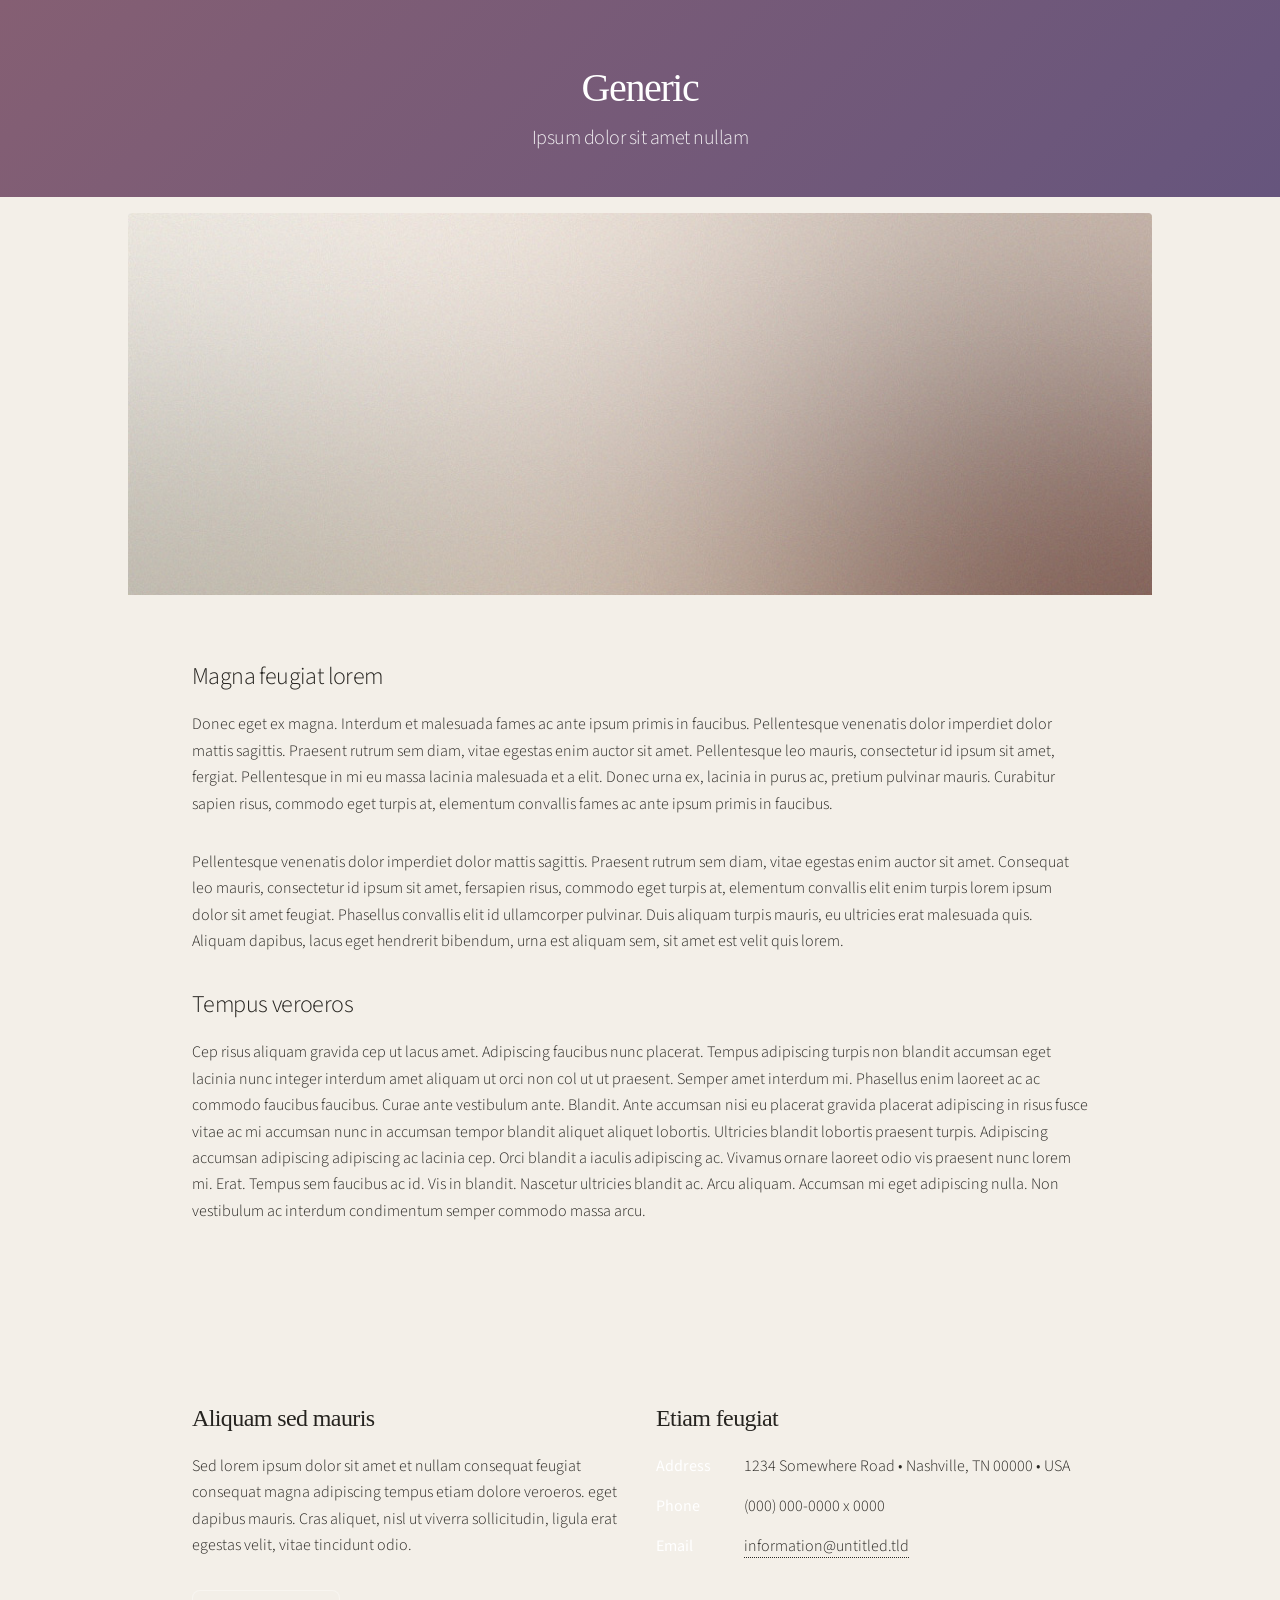
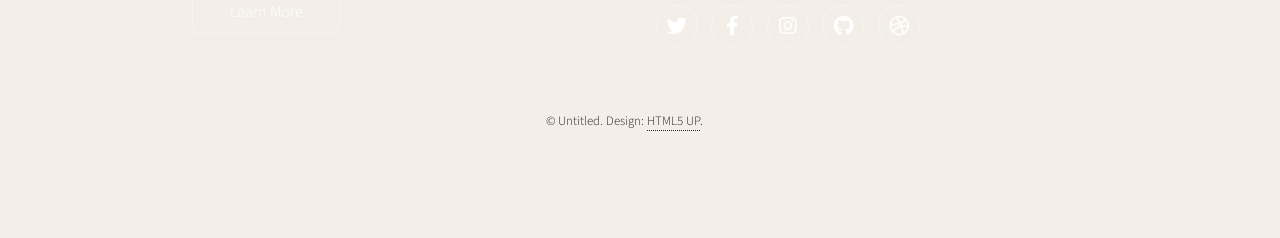
<file: generic.html>
<!DOCTYPE HTML>
<!--
	Stellar by HTML5 UP
	html5up.net | @ajlkn
	Free for personal and commercial use under the CCA 3.0 license (html5up.net/license)
-->
<html>
	<head>
		<title>Generic - Stellar by HTML5 UP</title>
		<meta charset="utf-8" />
		<meta name="viewport" content="width=device-width, initial-scale=1, user-scalable=no" />
		<link rel="stylesheet" href="assets/css/main.css" />
		<noscript><link rel="stylesheet" href="assets/css/noscript.css" /></noscript>
	</head>
	<body class="is-preload">

		<!-- Wrapper -->
			<div id="wrapper">

				<!-- Header -->
					<header id="header">
						<h1>Generic</h1>
						<p>Ipsum dolor sit amet nullam</p>
					</header>

				<!-- Main -->
					<div id="main">

						<!-- Content -->
							<section id="content" class="main">
								<span class="image main"><img src="images/pic04.jpg" alt="" /></span>
								<h2>Magna feugiat lorem</h2>
								<p>Donec eget ex magna. Interdum et malesuada fames ac ante ipsum primis in faucibus. Pellentesque venenatis dolor imperdiet dolor mattis sagittis. Praesent rutrum sem diam, vitae egestas enim auctor sit amet. Pellentesque leo mauris, consectetur id ipsum sit amet, fergiat. Pellentesque in mi eu massa lacinia malesuada et a elit. Donec urna ex, lacinia in purus ac, pretium pulvinar mauris. Curabitur sapien risus, commodo eget turpis at, elementum convallis fames ac ante ipsum primis in faucibus.</p>
								<p>Pellentesque venenatis dolor imperdiet dolor mattis sagittis. Praesent rutrum sem diam, vitae egestas enim auctor sit amet. Consequat leo mauris, consectetur id ipsum sit amet, fersapien risus, commodo eget turpis at, elementum convallis elit enim turpis lorem ipsum dolor sit amet feugiat. Phasellus convallis elit id ullamcorper pulvinar. Duis aliquam turpis mauris, eu ultricies erat malesuada quis. Aliquam dapibus, lacus eget hendrerit bibendum, urna est aliquam sem, sit amet est velit quis lorem.</p>
								<h2>Tempus veroeros</h2>
								<p>Cep risus aliquam gravida cep ut lacus amet. Adipiscing faucibus nunc placerat. Tempus adipiscing turpis non blandit accumsan eget lacinia nunc integer interdum amet aliquam ut orci non col ut ut praesent. Semper amet interdum mi. Phasellus enim laoreet ac ac commodo faucibus faucibus. Curae ante vestibulum ante. Blandit. Ante accumsan nisi eu placerat gravida placerat adipiscing in risus fusce vitae ac mi accumsan nunc in accumsan tempor blandit aliquet aliquet lobortis. Ultricies blandit lobortis praesent turpis. Adipiscing accumsan adipiscing adipiscing ac lacinia cep. Orci blandit a iaculis adipiscing ac. Vivamus ornare laoreet odio vis praesent nunc lorem mi. Erat. Tempus sem faucibus ac id. Vis in blandit. Nascetur ultricies blandit ac. Arcu aliquam. Accumsan mi eget adipiscing nulla. Non vestibulum ac interdum condimentum semper commodo massa arcu.</p>
							</section>

					</div>

				<!-- Footer -->
					<footer id="footer">
						<section>
							<h2>Aliquam sed mauris</h2>
							<p>Sed lorem ipsum dolor sit amet et nullam consequat feugiat consequat magna adipiscing tempus etiam dolore veroeros. eget dapibus mauris. Cras aliquet, nisl ut viverra sollicitudin, ligula erat egestas velit, vitae tincidunt odio.</p>
							<ul class="actions">
								<li><a href="#" class="button">Learn More</a></li>
							</ul>
						</section>
						<section>
							<h2>Etiam feugiat</h2>
							<dl class="alt">
								<dt>Address</dt>
								<dd>1234 Somewhere Road &bull; Nashville, TN 00000 &bull; USA</dd>
								<dt>Phone</dt>
								<dd>(000) 000-0000 x 0000</dd>
								<dt>Email</dt>
								<dd><a href="#">information@untitled.tld</a></dd>
							</dl>
							<ul class="icons">
								<li><a href="#" class="icon brands fa-twitter alt"><span class="label">Twitter</span></a></li>
								<li><a href="#" class="icon brands fa-facebook-f alt"><span class="label">Facebook</span></a></li>
								<li><a href="#" class="icon brands fa-instagram alt"><span class="label">Instagram</span></a></li>
								<li><a href="#" class="icon brands fa-github alt"><span class="label">GitHub</span></a></li>
								<li><a href="#" class="icon brands fa-dribbble alt"><span class="label">Dribbble</span></a></li>
							</ul>
						</section>
						<p class="copyright">&copy; Untitled. Design: <a href="https://html5up.net">HTML5 UP</a>.</p>
					</footer>

			</div>

		<!-- Scripts -->
			<script src="assets/js/jquery.min.js"></script>
			<script src="assets/js/jquery.scrollex.min.js"></script>
			<script src="assets/js/jquery.scrolly.min.js"></script>
			<script src="assets/js/browser.min.js"></script>
			<script src="assets/js/breakpoints.min.js"></script>
			<script src="assets/js/util.js"></script>
			<script src="assets/js/main.js"></script>

	</body>
</html>
</file>
<file: assets/css/noscript.css>
/*
	Stellar by HTML5 UP
	html5up.net | @ajlkn
	Free for personal and commercial use under the CCA 3.0 license (html5up.net/license)
*/

/* Header */

	body.is-preload #header.alt > * {
		opacity: 1;
	}

	body.is-preload #header.alt .logo {
		-moz-transform: none;
		-webkit-transform: none;
		-ms-transform: none;
		transform: none;
	}
</file>
<file: assets/css/main.css>
@import url(fontawesome-all.min.css);
@import 'https://fonts.googleapis.com/css?family=Source+Sans+Pro:300,400,600,700';

/*
	Stellar by HTML5 UP
	html5up.net | @ajlkn
	Free for personal and commercial use under the CCA 3.0 license (html5up.net/license)
*/

html,
body,
div,
span,
applet,
object,
iframe,
h1,
h2,
h3,
h4,
h5,
h6,
p,
blockquote,
pre,
a,
abbr,
acronym,
address,
big,
cite,
code,
del,
dfn,
em,
img,
ins,
kbd,
q,
s,
samp,
small,
strike,
strong,
sub,
sup,
tt,
var,
b,
u,
i,
center,
dl,
dt,
dd,
ol,
ul,
li,
fieldset,
form,
label,
legend,
table,
caption,
tbody,
tfoot,
thead,
tr,
th,
td,
article,
aside,
canvas,
details,
embed,
figure,
figcaption,
footer,
header,
hgroup,
menu,
nav,
output,
ruby,
section,
summary,
time,
mark,
audio,
video {
	margin: 0;
	padding: 0;
	border: 0;
	font-size: 100%;
	font: inherit;
	vertical-align: baseline;
}

article,
aside,
details,
figcaption,
figure,
footer,
header,
hgroup,
menu,
nav,
section {
	display: block;
}

body {
	line-height: 1;
}

ol,
ul {
	list-style: none;
}

blockquote,
q {
	quotes: none;
}

blockquote:before,
blockquote:after,
q:before,
q:after {
	content: '';
	content: none;
}

table {
	border-collapse: collapse;
	border-spacing: 0;
}

body {
	-webkit-text-size-adjust: none;
}

mark {
	background-color: transparent;
	color: inherit;
}

input::-moz-focus-inner {
	border: 0;
	padding: 0;
}

input,
select,
textarea {
	-moz-appearance: none;
	-webkit-appearance: none;
	-ms-appearance: none;
	appearance: none;
}

/* Basic */

@-ms-viewport {
	width: device-width;
}

body {
	-ms-overflow-style: scrollbar;
}

@media screen and (max-width: 480px) {

	html,
	body {
		min-width: 320px;
	}

}

html {
	box-sizing: border-box;
}

*,
*:before,
*:after {
	box-sizing: inherit;
}

body {
	background-color: #f3efe8;
	background-image: none;
}

body.is-preload *,
body.is-preload *:before,
body.is-preload *:after {
	-moz-animation: none !important;
	-webkit-animation: none !important;
	-ms-animation: none !important;
	animation: none !important;
	-moz-transition: none !important;
	-webkit-transition: none !important;
	-ms-transition: none !important;
	transition: none !important;
}

/* Type */

body {
	background-color: #f3efe8;
	color: #292723;
}

body,
input,
select,
textarea {
	font-family: "Source Sans Pro", Helvetica, sans-serif;
	font-size: 17pt;
	font-weight: 300;
	line-height: 1.65;
}

@media screen and (max-width: 1680px) {

	body,
	input,
	select,
	textarea {
		font-size: 14pt;
	}

}

@media screen and (max-width: 1280px) {

	body,
	input,
	select,
	textarea {
		font-size: 12pt;
	}

}

@media screen and (max-width: 360px) {

	body,
	input,
	select,
	textarea {
		font-size: 11pt;
	}

}

a {
	-moz-transition: color 0.2s ease, border-bottom 0.2s ease;
	-webkit-transition: color 0.2s ease, border-bottom 0.2s ease;
	-ms-transition: color 0.2s ease, border-bottom 0.2s ease;
	transition: color 0.2s ease, border-bottom 0.2s ease;
	text-decoration: none;
	border-bottom: dotted 1px;
	color: inherit;
}

a:hover {
	border-bottom-color: transparent;
}

strong,
b {
	font-weight: 400;
}

em,
i {
	font-style: italic;
}

p {
	margin: 0 0 2em 0;
}

p.content {
	-moz-columns: 20em 2;
	-webkit-columns: 20em 2;
	-ms-columns: 20em 2;
	columns: 20em 2;
	-moz-column-gap: 2em;
	-webkit-column-gap: 2em;
	-ms-column-gap: 2em;
	column-gap: 2em;
	text-align: justify;
}

h1,
h2,
h3,
h4,
h5,
h6 {
	font-weight: 300;
	line-height: 1.5;
	margin: 0 0 0.7em 0;
	letter-spacing: -0.025em;
}

h1 a,
h2 a,
h3 a,
h4 a,
h5 a,
h6 a {
	color: inherit;
	text-decoration: none;
}

h1 {
	font-size: 2.5em;
	line-height: 1.2;
}

h2 {
	font-size: 1.5em;
}

h3 {
	font-size: 1.25em;
}

h4 {
	font-size: 1.1em;
}

h5 {
	font-size: 0.9em;
}

h6 {
	font-size: 0.7em;
}

@media screen and (max-width: 736px) {

	h1 {
		font-size: 2em;
	}

}

sub {
	font-size: 0.8em;
	position: relative;
	top: 0.5em;
}

sup {
	font-size: 0.8em;
	position: relative;
	top: -0.5em;
}

blockquote {
	border-left: solid 4px;
	font-style: italic;
	margin: 0 0 2em 0;
	padding: 0.5em 0 0.5em 2em;
}

code {
	border-radius: 8px;
	border: solid 1px;
	font-family: "Courier New", monospace;
	font-size: 0.9em;
	margin: 0 0.25em;
	padding: 0.25em 0.65em;
}

pre {
	-webkit-overflow-scrolling: touch;
	font-family: "Courier New", monospace;
	font-size: 0.9em;
	margin: 0 0 2em 0;
}

pre code {
	display: block;
	line-height: 1.75;
	padding: 1em 1.5em;
	overflow-x: auto;
}

hr {
	border: 0;
	border-bottom: solid 1px;
	margin: 2em 0;
}

hr.major {
	margin: 3em 0;
}

.align-left {
	text-align: left;
}

.align-center {
	text-align: center;
}

.align-right {
	text-align: right;
}

input,
select,
textarea {
	color: #ffffff;
}

a:hover {
	color: #5f4d68;
}

strong,
b {
	color: #25231f;
}

h1,
h2,
h3,
h4,
h5,
h6 {
	color: #25231f;
}

blockquote {
	border-left-color: rgba(255, 255, 255, 0.35);
}

code {
	background: rgba(255, 255, 255, 0.075);
	border-color: rgba(255, 255, 255, 0.35);
}

hr {
	border-bottom-color: rgba(255, 255, 255, 0.35);
}

/* Row */

.row {
	display: flex;
	flex-wrap: wrap;
	box-sizing: border-box;
	align-items: stretch;
}

.row>* {
	box-sizing: border-box;
}

.row.gtr-uniform>*> :last-child {
	margin-bottom: 0;
}

.row.aln-left {
	justify-content: flex-start;
}

.row.aln-center {
	justify-content: center;
}

.row.aln-right {
	justify-content: flex-end;
}

.row.aln-top {
	align-items: flex-start;
}

.row.aln-middle {
	align-items: center;
}

.row.aln-bottom {
	align-items: flex-end;
}

.row>.imp {
	order: -1;
}

.row>.col-1 {
	width: 8.33333%;
}

.row>.off-1 {
	margin-left: 8.33333%;
}

.row>.col-2 {
	width: 16.66667%;
}

.row>.off-2 {
	margin-left: 16.66667%;
}

.row>.col-3 {
	width: 25%;
}

.row>.off-3 {
	margin-left: 25%;
}

.row>.col-4 {
	width: 33.33333%;
}

.row>.off-4 {
	margin-left: 33.33333%;
}

.row>.col-5 {
	width: 41.66667%;
}

.row>.off-5 {
	margin-left: 41.66667%;
}

.row>.col-6 {
	width: 50%;
}

.row>.off-6 {
	margin-left: 50%;
}

.row>.col-7 {
	width: 58.33333%;
}

.row>.off-7 {
	margin-left: 58.33333%;
}

.row>.col-8 {
	width: 66.66667%;
}

.row>.off-8 {
	margin-left: 66.66667%;
}

.row>.col-9 {
	width: 75%;
}

.row>.off-9 {
	margin-left: 75%;
}

.row>.col-10 {
	width: 83.33333%;
}

.row>.off-10 {
	margin-left: 83.33333%;
}

.row>.col-11 {
	width: 91.66667%;
}

.row>.off-11 {
	margin-left: 91.66667%;
}

.row>.col-12 {
	width: 100%;
}

.row>.off-12 {
	margin-left: 100%;
}

.row.gtr-0 {
	margin-top: 0;
	margin-left: 0em;
}

.row.gtr-0>* {
	padding: 0 0 0 0em;
}

.row.gtr-0.gtr-uniform {
	margin-top: 0em;
}

.row.gtr-0.gtr-uniform>* {
	padding-top: 0em;
}

.row.gtr-25 {
	margin-top: 0;
	margin-left: -0.375em;
}

.row.gtr-25>* {
	padding: 0 0 0 0.375em;
}

.row.gtr-25.gtr-uniform {
	margin-top: -0.375em;
}

.row.gtr-25.gtr-uniform>* {
	padding-top: 0.375em;
}

.row.gtr-50 {
	margin-top: 0;
	margin-left: -0.75em;
}

.row.gtr-50>* {
	padding: 0 0 0 0.75em;
}

.row.gtr-50.gtr-uniform {
	margin-top: -0.75em;
}

.row.gtr-50.gtr-uniform>* {
	padding-top: 0.75em;
}

.row {
	margin-top: 0;
	margin-left: -1.5em;
}

.row>* {
	padding: 0 0 0 1.5em;
}

.row.gtr-uniform {
	margin-top: -1.5em;
}

.row.gtr-uniform>* {
	padding-top: 1.5em;
}

.row.gtr-150 {
	margin-top: 0;
	margin-left: -2.25em;
}

.row.gtr-150>* {
	padding: 0 0 0 2.25em;
}

.row.gtr-150.gtr-uniform {
	margin-top: -2.25em;
}

.row.gtr-150.gtr-uniform>* {
	padding-top: 2.25em;
}

.row.gtr-200 {
	margin-top: 0;
	margin-left: -3em;
}

.row.gtr-200>* {
	padding: 0 0 0 3em;
}

.row.gtr-200.gtr-uniform {
	margin-top: -3em;
}

.row.gtr-200.gtr-uniform>* {
	padding-top: 3em;
}

@media screen and (max-width: 1680px) {

	.row {
		display: flex;
		flex-wrap: wrap;
		box-sizing: border-box;
		align-items: stretch;
	}

	.row>* {
		box-sizing: border-box;
	}

	.row.gtr-uniform>*> :last-child {
		margin-bottom: 0;
	}

	.row.aln-left {
		justify-content: flex-start;
	}

	.row.aln-center {
		justify-content: center;
	}

	.row.aln-right {
		justify-content: flex-end;
	}

	.row.aln-top {
		align-items: flex-start;
	}

	.row.aln-middle {
		align-items: center;
	}

	.row.aln-bottom {
		align-items: flex-end;
	}

	.row>.imp-xlarge {
		order: -1;
	}

	.row>.col-1-xlarge {
		width: 8.33333%;
	}

	.row>.off-1-xlarge {
		margin-left: 8.33333%;
	}

	.row>.col-2-xlarge {
		width: 16.66667%;
	}

	.row>.off-2-xlarge {
		margin-left: 16.66667%;
	}

	.row>.col-3-xlarge {
		width: 25%;
	}

	.row>.off-3-xlarge {
		margin-left: 25%;
	}

	.row>.col-4-xlarge {
		width: 33.33333%;
	}

	.row>.off-4-xlarge {
		margin-left: 33.33333%;
	}

	.row>.col-5-xlarge {
		width: 41.66667%;
	}

	.row>.off-5-xlarge {
		margin-left: 41.66667%;
	}

	.row>.col-6-xlarge {
		width: 50%;
	}

	.row>.off-6-xlarge {
		margin-left: 50%;
	}

	.row>.col-7-xlarge {
		width: 58.33333%;
	}

	.row>.off-7-xlarge {
		margin-left: 58.33333%;
	}

	.row>.col-8-xlarge {
		width: 66.66667%;
	}

	.row>.off-8-xlarge {
		margin-left: 66.66667%;
	}

	.row>.col-9-xlarge {
		width: 75%;
	}

	.row>.off-9-xlarge {
		margin-left: 75%;
	}

	.row>.col-10-xlarge {
		width: 83.33333%;
	}

	.row>.off-10-xlarge {
		margin-left: 83.33333%;
	}

	.row>.col-11-xlarge {
		width: 91.66667%;
	}

	.row>.off-11-xlarge {
		margin-left: 91.66667%;
	}

	.row>.col-12-xlarge {
		width: 100%;
	}

	.row>.off-12-xlarge {
		margin-left: 100%;
	}

	.row.gtr-0 {
		margin-top: 0;
		margin-left: 0em;
	}

	.row.gtr-0>* {
		padding: 0 0 0 0em;
	}

	.row.gtr-0.gtr-uniform {
		margin-top: 0em;
	}

	.row.gtr-0.gtr-uniform>* {
		padding-top: 0em;
	}

	.row.gtr-25 {
		margin-top: 0;
		margin-left: -0.375em;
	}

	.row.gtr-25>* {
		padding: 0 0 0 0.375em;
	}

	.row.gtr-25.gtr-uniform {
		margin-top: -0.375em;
	}

	.row.gtr-25.gtr-uniform>* {
		padding-top: 0.375em;
	}

	.row.gtr-50 {
		margin-top: 0;
		margin-left: -0.75em;
	}

	.row.gtr-50>* {
		padding: 0 0 0 0.75em;
	}

	.row.gtr-50.gtr-uniform {
		margin-top: -0.75em;
	}

	.row.gtr-50.gtr-uniform>* {
		padding-top: 0.75em;
	}

	.row {
		margin-top: 0;
		margin-left: -1.5em;
	}

	.row>* {
		padding: 0 0 0 1.5em;
	}

	.row.gtr-uniform {
		margin-top: -1.5em;
	}

	.row.gtr-uniform>* {
		padding-top: 1.5em;
	}

	.row.gtr-150 {
		margin-top: 0;
		margin-left: -2.25em;
	}

	.row.gtr-150>* {
		padding: 0 0 0 2.25em;
	}

	.row.gtr-150.gtr-uniform {
		margin-top: -2.25em;
	}

	.row.gtr-150.gtr-uniform>* {
		padding-top: 2.25em;
	}

	.row.gtr-200 {
		margin-top: 0;
		margin-left: -3em;
	}

	.row.gtr-200>* {
		padding: 0 0 0 3em;
	}

	.row.gtr-200.gtr-uniform {
		margin-top: -3em;
	}

	.row.gtr-200.gtr-uniform>* {
		padding-top: 3em;
	}

}

@media screen and (max-width: 1280px) {

	.row {
		display: flex;
		flex-wrap: wrap;
		box-sizing: border-box;
		align-items: stretch;
	}

	.row>* {
		box-sizing: border-box;
	}

	.row.gtr-uniform>*> :last-child {
		margin-bottom: 0;
	}

	.row.aln-left {
		justify-content: flex-start;
	}

	.row.aln-center {
		justify-content: center;
	}

	.row.aln-right {
		justify-content: flex-end;
	}

	.row.aln-top {
		align-items: flex-start;
	}

	.row.aln-middle {
		align-items: center;
	}

	.row.aln-bottom {
		align-items: flex-end;
	}

	.row>.imp-large {
		order: -1;
	}

	.row>.col-1-large {
		width: 8.33333%;
	}

	.row>.off-1-large {
		margin-left: 8.33333%;
	}

	.row>.col-2-large {
		width: 16.66667%;
	}

	.row>.off-2-large {
		margin-left: 16.66667%;
	}

	.row>.col-3-large {
		width: 25%;
	}

	.row>.off-3-large {
		margin-left: 25%;
	}

	.row>.col-4-large {
		width: 33.33333%;
	}

	.row>.off-4-large {
		margin-left: 33.33333%;
	}

	.row>.col-5-large {
		width: 41.66667%;
	}

	.row>.off-5-large {
		margin-left: 41.66667%;
	}

	.row>.col-6-large {
		width: 50%;
	}

	.row>.off-6-large {
		margin-left: 50%;
	}

	.row>.col-7-large {
		width: 58.33333%;
	}

	.row>.off-7-large {
		margin-left: 58.33333%;
	}

	.row>.col-8-large {
		width: 66.66667%;
	}

	.row>.off-8-large {
		margin-left: 66.66667%;
	}

	.row>.col-9-large {
		width: 75%;
	}

	.row>.off-9-large {
		margin-left: 75%;
	}

	.row>.col-10-large {
		width: 83.33333%;
	}

	.row>.off-10-large {
		margin-left: 83.33333%;
	}

	.row>.col-11-large {
		width: 91.66667%;
	}

	.row>.off-11-large {
		margin-left: 91.66667%;
	}

	.row>.col-12-large {
		width: 100%;
	}

	.row>.off-12-large {
		margin-left: 100%;
	}

	.row.gtr-0 {
		margin-top: 0;
		margin-left: 0em;
	}

	.row.gtr-0>* {
		padding: 0 0 0 0em;
	}

	.row.gtr-0.gtr-uniform {
		margin-top: 0em;
	}

	.row.gtr-0.gtr-uniform>* {
		padding-top: 0em;
	}

	.row.gtr-25 {
		margin-top: 0;
		margin-left: -0.375em;
	}

	.row.gtr-25>* {
		padding: 0 0 0 0.375em;
	}

	.row.gtr-25.gtr-uniform {
		margin-top: -0.375em;
	}

	.row.gtr-25.gtr-uniform>* {
		padding-top: 0.375em;
	}

	.row.gtr-50 {
		margin-top: 0;
		margin-left: -0.75em;
	}

	.row.gtr-50>* {
		padding: 0 0 0 0.75em;
	}

	.row.gtr-50.gtr-uniform {
		margin-top: -0.75em;
	}

	.row.gtr-50.gtr-uniform>* {
		padding-top: 0.75em;
	}

	.row {
		margin-top: 0;
		margin-left: -1.5em;
	}

	.row>* {
		padding: 0 0 0 1.5em;
	}

	.row.gtr-uniform {
		margin-top: -1.5em;
	}

	.row.gtr-uniform>* {
		padding-top: 1.5em;
	}

	.row.gtr-150 {
		margin-top: 0;
		margin-left: -2.25em;
	}

	.row.gtr-150>* {
		padding: 0 0 0 2.25em;
	}

	.row.gtr-150.gtr-uniform {
		margin-top: -2.25em;
	}

	.row.gtr-150.gtr-uniform>* {
		padding-top: 2.25em;
	}

	.row.gtr-200 {
		margin-top: 0;
		margin-left: -3em;
	}

	.row.gtr-200>* {
		padding: 0 0 0 3em;
	}

	.row.gtr-200.gtr-uniform {
		margin-top: -3em;
	}

	.row.gtr-200.gtr-uniform>* {
		padding-top: 3em;
	}

}

@media screen and (max-width: 980px) {

	.row {
		display: flex;
		flex-wrap: wrap;
		box-sizing: border-box;
		align-items: stretch;
	}

	.row>* {
		box-sizing: border-box;
	}

	.row.gtr-uniform>*> :last-child {
		margin-bottom: 0;
	}

	.row.aln-left {
		justify-content: flex-start;
	}

	.row.aln-center {
		justify-content: center;
	}

	.row.aln-right {
		justify-content: flex-end;
	}

	.row.aln-top {
		align-items: flex-start;
	}

	.row.aln-middle {
		align-items: center;
	}

	.row.aln-bottom {
		align-items: flex-end;
	}

	.row>.imp-medium {
		order: -1;
	}

	.row>.col-1-medium {
		width: 8.33333%;
	}

	.row>.off-1-medium {
		margin-left: 8.33333%;
	}

	.row>.col-2-medium {
		width: 16.66667%;
	}

	.row>.off-2-medium {
		margin-left: 16.66667%;
	}

	.row>.col-3-medium {
		width: 25%;
	}

	.row>.off-3-medium {
		margin-left: 25%;
	}

	.row>.col-4-medium {
		width: 33.33333%;
	}

	.row>.off-4-medium {
		margin-left: 33.33333%;
	}

	.row>.col-5-medium {
		width: 41.66667%;
	}

	.row>.off-5-medium {
		margin-left: 41.66667%;
	}

	.row>.col-6-medium {
		width: 50%;
	}

	.row>.off-6-medium {
		margin-left: 50%;
	}

	.row>.col-7-medium {
		width: 58.33333%;
	}

	.row>.off-7-medium {
		margin-left: 58.33333%;
	}

	.row>.col-8-medium {
		width: 66.66667%;
	}

	.row>.off-8-medium {
		margin-left: 66.66667%;
	}

	.row>.col-9-medium {
		width: 75%;
	}

	.row>.off-9-medium {
		margin-left: 75%;
	}

	.row>.col-10-medium {
		width: 83.33333%;
	}

	.row>.off-10-medium {
		margin-left: 83.33333%;
	}

	.row>.col-11-medium {
		width: 91.66667%;
	}

	.row>.off-11-medium {
		margin-left: 91.66667%;
	}

	.row>.col-12-medium {
		width: 100%;
	}

	.row>.off-12-medium {
		margin-left: 100%;
	}

	.row.gtr-0 {
		margin-top: 0;
		margin-left: 0em;
	}

	.row.gtr-0>* {
		padding: 0 0 0 0em;
	}

	.row.gtr-0.gtr-uniform {
		margin-top: 0em;
	}

	.row.gtr-0.gtr-uniform>* {
		padding-top: 0em;
	}

	.row.gtr-25 {
		margin-top: 0;
		margin-left: -0.375em;
	}

	.row.gtr-25>* {
		padding: 0 0 0 0.375em;
	}

	.row.gtr-25.gtr-uniform {
		margin-top: -0.375em;
	}

	.row.gtr-25.gtr-uniform>* {
		padding-top: 0.375em;
	}

	.row.gtr-50 {
		margin-top: 0;
		margin-left: -0.75em;
	}

	.row.gtr-50>* {
		padding: 0 0 0 0.75em;
	}

	.row.gtr-50.gtr-uniform {
		margin-top: -0.75em;
	}

	.row.gtr-50.gtr-uniform>* {
		padding-top: 0.75em;
	}

	.row {
		margin-top: 0;
		margin-left: -1.5em;
	}

	.row>* {
		padding: 0 0 0 1.5em;
	}

	.row.gtr-uniform {
		margin-top: -1.5em;
	}

	.row.gtr-uniform>* {
		padding-top: 1.5em;
	}

	.row.gtr-150 {
		margin-top: 0;
		margin-left: -2.25em;
	}

	.row.gtr-150>* {
		padding: 0 0 0 2.25em;
	}

	.row.gtr-150.gtr-uniform {
		margin-top: -2.25em;
	}

	.row.gtr-150.gtr-uniform>* {
		padding-top: 2.25em;
	}

	.row.gtr-200 {
		margin-top: 0;
		margin-left: -3em;
	}

	.row.gtr-200>* {
		padding: 0 0 0 3em;
	}

	.row.gtr-200.gtr-uniform {
		margin-top: -3em;
	}

	.row.gtr-200.gtr-uniform>* {
		padding-top: 3em;
	}

}

@media screen and (max-width: 736px) {

	.row {
		display: flex;
		flex-wrap: wrap;
		box-sizing: border-box;
		align-items: stretch;
	}

	.row>* {
		box-sizing: border-box;
	}

	.row.gtr-uniform>*> :last-child {
		margin-bottom: 0;
	}

	.row.aln-left {
		justify-content: flex-start;
	}

	.row.aln-center {
		justify-content: center;
	}

	.row.aln-right {
		justify-content: flex-end;
	}

	.row.aln-top {
		align-items: flex-start;
	}

	.row.aln-middle {
		align-items: center;
	}

	.row.aln-bottom {
		align-items: flex-end;
	}

	.row>.imp-small {
		order: -1;
	}

	.row>.col-1-small {
		width: 8.33333%;
	}

	.row>.off-1-small {
		margin-left: 8.33333%;
	}

	.row>.col-2-small {
		width: 16.66667%;
	}

	.row>.off-2-small {
		margin-left: 16.66667%;
	}

	.row>.col-3-small {
		width: 25%;
	}

	.row>.off-3-small {
		margin-left: 25%;
	}

	.row>.col-4-small {
		width: 33.33333%;
	}

	.row>.off-4-small {
		margin-left: 33.33333%;
	}

	.row>.col-5-small {
		width: 41.66667%;
	}

	.row>.off-5-small {
		margin-left: 41.66667%;
	}

	.row>.col-6-small {
		width: 50%;
	}

	.row>.off-6-small {
		margin-left: 50%;
	}

	.row>.col-7-small {
		width: 58.33333%;
	}

	.row>.off-7-small {
		margin-left: 58.33333%;
	}

	.row>.col-8-small {
		width: 66.66667%;
	}

	.row>.off-8-small {
		margin-left: 66.66667%;
	}

	.row>.col-9-small {
		width: 75%;
	}

	.row>.off-9-small {
		margin-left: 75%;
	}

	.row>.col-10-small {
		width: 83.33333%;
	}

	.row>.off-10-small {
		margin-left: 83.33333%;
	}

	.row>.col-11-small {
		width: 91.66667%;
	}

	.row>.off-11-small {
		margin-left: 91.66667%;
	}

	.row>.col-12-small {
		width: 100%;
	}

	.row>.off-12-small {
		margin-left: 100%;
	}

	.row.gtr-0 {
		margin-top: 0;
		margin-left: 0em;
	}

	.row.gtr-0>* {
		padding: 0 0 0 0em;
	}

	.row.gtr-0.gtr-uniform {
		margin-top: 0em;
	}

	.row.gtr-0.gtr-uniform>* {
		padding-top: 0em;
	}

	.row.gtr-25 {
		margin-top: 0;
		margin-left: -0.25em;
	}

	.row.gtr-25>* {
		padding: 0 0 0 0.25em;
	}

	.row.gtr-25.gtr-uniform {
		margin-top: -0.25em;
	}

	.row.gtr-25.gtr-uniform>* {
		padding-top: 0.25em;
	}

	.row.gtr-50 {
		margin-top: 0;
		margin-left: -0.5em;
	}

	.row.gtr-50>* {
		padding: 0 0 0 0.5em;
	}

	.row.gtr-50.gtr-uniform {
		margin-top: -0.5em;
	}

	.row.gtr-50.gtr-uniform>* {
		padding-top: 0.5em;
	}

	.row {
		margin-top: 0;
		margin-left: -1em;
	}

	.row>* {
		padding: 0 0 0 1em;
	}

	.row.gtr-uniform {
		margin-top: -1em;
	}

	.row.gtr-uniform>* {
		padding-top: 1em;
	}

	.row.gtr-150 {
		margin-top: 0;
		margin-left: -1.5em;
	}

	.row.gtr-150>* {
		padding: 0 0 0 1.5em;
	}

	.row.gtr-150.gtr-uniform {
		margin-top: -1.5em;
	}

	.row.gtr-150.gtr-uniform>* {
		padding-top: 1.5em;
	}

	.row.gtr-200 {
		margin-top: 0;
		margin-left: -2em;
	}

	.row.gtr-200>* {
		padding: 0 0 0 2em;
	}

	.row.gtr-200.gtr-uniform {
		margin-top: -2em;
	}

	.row.gtr-200.gtr-uniform>* {
		padding-top: 2em;
	}

}

@media screen and (max-width: 480px) {

	.row {
		display: flex;
		flex-wrap: wrap;
		box-sizing: border-box;
		align-items: stretch;
	}

	.row>* {
		box-sizing: border-box;
	}

	.row.gtr-uniform>*> :last-child {
		margin-bottom: 0;
	}

	.row.aln-left {
		justify-content: flex-start;
	}

	.row.aln-center {
		justify-content: center;
	}

	.row.aln-right {
		justify-content: flex-end;
	}

	.row.aln-top {
		align-items: flex-start;
	}

	.row.aln-middle {
		align-items: center;
	}

	.row.aln-bottom {
		align-items: flex-end;
	}

	.row>.imp-xsmall {
		order: -1;
	}

	.row>.col-1-xsmall {
		width: 8.33333%;
	}

	.row>.off-1-xsmall {
		margin-left: 8.33333%;
	}

	.row>.col-2-xsmall {
		width: 16.66667%;
	}

	.row>.off-2-xsmall {
		margin-left: 16.66667%;
	}

	.row>.col-3-xsmall {
		width: 25%;
	}

	.row>.off-3-xsmall {
		margin-left: 25%;
	}

	.row>.col-4-xsmall {
		width: 33.33333%;
	}

	.row>.off-4-xsmall {
		margin-left: 33.33333%;
	}

	.row>.col-5-xsmall {
		width: 41.66667%;
	}

	.row>.off-5-xsmall {
		margin-left: 41.66667%;
	}

	.row>.col-6-xsmall {
		width: 50%;
	}

	.row>.off-6-xsmall {
		margin-left: 50%;
	}

	.row>.col-7-xsmall {
		width: 58.33333%;
	}

	.row>.off-7-xsmall {
		margin-left: 58.33333%;
	}

	.row>.col-8-xsmall {
		width: 66.66667%;
	}

	.row>.off-8-xsmall {
		margin-left: 66.66667%;
	}

	.row>.col-9-xsmall {
		width: 75%;
	}

	.row>.off-9-xsmall {
		margin-left: 75%;
	}

	.row>.col-10-xsmall {
		width: 83.33333%;
	}

	.row>.off-10-xsmall {
		margin-left: 83.33333%;
	}

	.row>.col-11-xsmall {
		width: 91.66667%;
	}

	.row>.off-11-xsmall {
		margin-left: 91.66667%;
	}

	.row>.col-12-xsmall {
		width: 100%;
	}

	.row>.off-12-xsmall {
		margin-left: 100%;
	}

	.row.gtr-0 {
		margin-top: 0;
		margin-left: 0em;
	}

	.row.gtr-0>* {
		padding: 0 0 0 0em;
	}

	.row.gtr-0.gtr-uniform {
		margin-top: 0em;
	}

	.row.gtr-0.gtr-uniform>* {
		padding-top: 0em;
	}

	.row.gtr-25 {
		margin-top: 0;
		margin-left: -0.3125em;
	}

	.row.gtr-25>* {
		padding: 0 0 0 0.3125em;
	}

	.row.gtr-25.gtr-uniform {
		margin-top: -0.3125em;
	}

	.row.gtr-25.gtr-uniform>* {
		padding-top: 0.3125em;
	}

	.row.gtr-50 {
		margin-top: 0;
		margin-left: -0.625em;
	}

	.row.gtr-50>* {
		padding: 0 0 0 0.625em;
	}

	.row.gtr-50.gtr-uniform {
		margin-top: -0.625em;
	}

	.row.gtr-50.gtr-uniform>* {
		padding-top: 0.625em;
	}

	.row {
		margin-top: 0;
		margin-left: -1.25em;
	}

	.row>* {
		padding: 0 0 0 1.25em;
	}

	.row.gtr-uniform {
		margin-top: -1.25em;
	}

	.row.gtr-uniform>* {
		padding-top: 1.25em;
	}

	.row.gtr-150 {
		margin-top: 0;
		margin-left: -1.875em;
	}

	.row.gtr-150>* {
		padding: 0 0 0 1.875em;
	}

	.row.gtr-150.gtr-uniform {
		margin-top: -1.875em;
	}

	.row.gtr-150.gtr-uniform>* {
		padding-top: 1.875em;
	}

	.row.gtr-200 {
		margin-top: 0;
		margin-left: -2.5em;
	}

	.row.gtr-200>* {
		padding: 0 0 0 2.5em;
	}

	.row.gtr-200.gtr-uniform {
		margin-top: -2.5em;
	}

	.row.gtr-200.gtr-uniform>* {
		padding-top: 2.5em;
	}

}

/* Box */

.box {
	border-radius: 8px;
	border: solid;
	margin-bottom: 2em;
	padding: 1.5em;
}

.box> :last-child,
.box> :last-child> :last-child,
.box> :last-child> :last-child> :last-child {
	margin-bottom: 0;
}

.box.alt {
	border: 0;
	border-radius: 0;
	padding: 0;
}

.box {
	border-color: rgba(255, 255, 255, 0.35);
}

/* Button */

input[type="submit"],
input[type="reset"],
input[type="button"],
button,
.button {
	-moz-appearance: none;
	-webkit-appearance: none;
	-ms-appearance: none;
	appearance: none;
	-moz-transition: background-color 0.2s ease-in-out, color 0.2s ease-in-out;
	-webkit-transition: background-color 0.2s ease-in-out, color 0.2s ease-in-out;
	-ms-transition: background-color 0.2s ease-in-out, color 0.2s ease-in-out;
	transition: background-color 0.2s ease-in-out, color 0.2s ease-in-out;
	border-radius: 8px;
	border: 0;
	cursor: pointer;
	display: inline-block;
	font-weight: 300;
	height: 2.75em;
	line-height: 2.75em;
	min-width: 9.25em;
	padding: 0 1.5em;
	text-align: center;
	text-decoration: none;
	white-space: nowrap;
}

input[type="submit"].icon,
input[type="reset"].icon,
input[type="button"].icon,
button.icon,
.button.icon {
	padding-left: 1.35em;
}

input[type="submit"].icon:before,
input[type="reset"].icon:before,
input[type="button"].icon:before,
button.icon:before,
.button.icon:before {
	margin-right: 0.5em;
}

input[type="submit"].fit,
input[type="reset"].fit,
input[type="button"].fit,
button.fit,
.button.fit {
	width: 100%;
}

input[type="submit"].small,
input[type="reset"].small,
input[type="button"].small,
button.small,
.button.small {
	font-size: 0.8em;
}

input[type="submit"].large,
input[type="reset"].large,
input[type="button"].large,
button.large,
.button.large {
	font-size: 1.35em;
}

input[type="submit"].disabled,
input[type="submit"]:disabled,
input[type="reset"].disabled,
input[type="reset"]:disabled,
input[type="button"].disabled,
input[type="button"]:disabled,
button.disabled,
button:disabled,
.button.disabled,
.button:disabled {
	pointer-events: none;
	opacity: 0.25;
}

@media screen and (max-width: 736px) {

	input[type="submit"],
	input[type="reset"],
	input[type="button"],
	button,
	.button {
		min-width: 0;
	}

}

input[type="submit"],
input[type="reset"],
input[type="button"],
button,
.button {
	background-color: transparent;
	box-shadow: inset 0 0 0 1px rgba(255, 255, 255, 0.35);
	color: #ffffff !important;
}

input[type="submit"]:hover,
input[type="reset"]:hover,
input[type="button"]:hover,
button:hover,
.button:hover {
	background-color: rgba(255, 255, 255, 0.075);
}

input[type="submit"]:active,
input[type="reset"]:active,
input[type="button"]:active,
button:active,
.button:active {
	background-color: rgba(255, 255, 255, 0.2);
}

input[type="submit"].icon:before,
input[type="reset"].icon:before,
input[type="button"].icon:before,
button.icon:before,
.button.icon:before {
	color: rgba(255, 255, 255, 0.5);
}

input[type="submit"].primary,
input[type="reset"].primary,
input[type="button"].primary,
button.primary,
.button.primary {
	background-color: #8cc9f0;
	color: #ffffff !important;
	box-shadow: none;
}

input[type="submit"].primary:hover,
input[type="reset"].primary:hover,
input[type="button"].primary:hover,
button.primary:hover,
.button.primary:hover {
	background-color: #9acff2;
}

input[type="submit"].primary:active,
input[type="reset"].primary:active,
input[type="button"].primary:active,
button.primary:active,
.button.primary:active {
	background-color: #7ec3ee;
}

input[type="submit"].primary.icon:before,
input[type="reset"].primary.icon:before,
input[type="button"].primary.icon:before,
button.primary.icon:before,
.button.primary.icon:before {
	color: #ffffff !important;
}

/* Form */

form {
	margin: 0 0 2em 0;
}

label {
	display: block;
	font-size: 0.9em;
	font-weight: 400;
	margin: 0 0 1em 0;
}

input[type="text"],
input[type="password"],
input[type="email"],
select,
textarea {
	-moz-appearance: none;
	-webkit-appearance: none;
	-ms-appearance: none;
	appearance: none;
	border-radius: 8px;
	border: solid 1px;
	color: inherit;
	display: block;
	outline: 0;
	padding: 0 1em;
	text-decoration: none;
	width: 100%;
}

input[type="text"]:invalid,
input[type="password"]:invalid,
input[type="email"]:invalid,
select:invalid,
textarea:invalid {
	box-shadow: none;
}

select {
	background-size: 1.25rem;
	background-repeat: no-repeat;
	background-position: calc(100% - 1rem) center;
	height: 2.75em;
	padding-right: 2.75em;
	text-overflow: ellipsis;
}

select:focus::-ms-value {
	background-color: transparent;
}

select::-ms-expand {
	display: none;
}

input[type="text"],
input[type="password"],
input[type="email"],
select {
	height: 2.75em;
}

textarea {
	padding: 0.75em 1em;
}

input[type="checkbox"],
input[type="radio"] {
	-moz-appearance: none;
	-webkit-appearance: none;
	-ms-appearance: none;
	appearance: none;
	display: block;
	float: left;
	margin-right: -2em;
	opacity: 0;
	width: 1em;
	z-index: -1;
}

input[type="checkbox"]+label,
input[type="radio"]+label {
	text-decoration: none;
	cursor: pointer;
	display: inline-block;
	font-size: 1em;
	font-weight: 300;
	padding-left: 2.4em;
	padding-right: 0.75em;
	position: relative;
}

input[type="checkbox"]+label:before,
input[type="radio"]+label:before {
	-moz-osx-font-smoothing: grayscale;
	-webkit-font-smoothing: antialiased;
	display: inline-block;
	font-style: normal;
	font-variant: normal;
	text-rendering: auto;
	line-height: 1;
	text-transform: none !important;
	font-family: 'Font Awesome 5 Free';
	font-weight: 900;
}

input[type="checkbox"]+label:before,
input[type="radio"]+label:before {
	border-radius: 8px;
	border: solid 1px;
	content: '';
	display: inline-block;
	font-size: 0.8em;
	height: 2.0625em;
	left: 0;
	line-height: 2.0625em;
	position: absolute;
	text-align: center;
	top: 0;
	width: 2.0625em;
}

input[type="checkbox"]:checked+label:before,
input[type="radio"]:checked+label:before {
	content: '\f00c';
}

input[type="checkbox"]+label:before {
	border-radius: 8px;
}

input[type="radio"]+label:before {
	border-radius: 100%;
}

::-webkit-input-placeholder {
	opacity: 1.0;
}

:-moz-placeholder {
	opacity: 1.0;
}

::-moz-placeholder {
	opacity: 1.0;
}

:-ms-input-placeholder {
	opacity: 1.0;
}

label {
	color: #ffffff;
}

input[type="text"],
input[type="password"],
input[type="email"],
select,
textarea {
	background-color: rgba(255, 255, 255, 0.075);
	border-color: rgba(255, 255, 255, 0.35);
}

input[type="text"]:focus,
input[type="password"]:focus,
input[type="email"]:focus,
select:focus,
textarea:focus {
	border-color: #8cc9f0;
	box-shadow: 0 0 0 1px #8cc9f0;
}

select {
	background-image: url("data:image/svg+xml;charset=utf8,%3Csvg xmlns='http://www.w3.org/2000/svg' width='40' height='40' preserveAspectRatio='none' viewBox='0 0 40 40'%3E%3Cpath d='M9.4,12.3l10.4,10.4l10.4-10.4c0.2-0.2,0.5-0.4,0.9-0.4c0.3,0,0.6,0.1,0.9,0.4l3.3,3.3c0.2,0.2,0.4,0.5,0.4,0.9 c0,0.4-0.1,0.6-0.4,0.9L20.7,31.9c-0.2,0.2-0.5,0.4-0.9,0.4c-0.3,0-0.6-0.1-0.9-0.4L4.3,17.3c-0.2-0.2-0.4-0.5-0.4-0.9 c0-0.4,0.1-0.6,0.4-0.9l3.3-3.3c0.2-0.2,0.5-0.4,0.9-0.4S9.1,12.1,9.4,12.3z' fill='rgba(255, 255, 255, 0.35)' /%3E%3C/svg%3E");
}

select option {
	color: #ffffff;
	background: #935d8c;
}

input[type="checkbox"]+label,
input[type="radio"]+label {
	color: rgba(255, 255, 255, 0.65);
}

input[type="checkbox"]+label:before,
input[type="radio"]+label:before {
	background: rgba(255, 255, 255, 0.075);
	border-color: rgba(255, 255, 255, 0.35);
}

input[type="checkbox"]:checked+label:before,
input[type="radio"]:checked+label:before {
	background-color: #ffffff;
	border-color: #ffffff;
	color: #935d8c;
}

input[type="checkbox"]:focus+label:before,
input[type="radio"]:focus+label:before {
	border-color: #8cc9f0;
	box-shadow: 0 0 0 1px #8cc9f0;
}

::-webkit-input-placeholder {
	color: rgba(255, 255, 255, 0.5) !important;
}

:-moz-placeholder {
	color: rgba(255, 255, 255, 0.5) !important;
}

::-moz-placeholder {
	color: rgba(255, 255, 255, 0.5) !important;
}

:-ms-input-placeholder {
	color: rgba(255, 255, 255, 0.5) !important;
}

.formerize-placeholder {
	color: rgba(255, 255, 255, 0.5) !important;
}

/* Icon */

.icon {
	text-decoration: none;
	-moz-transition: background-color 0.2s ease-in-out, color 0.2s ease-in-out;
	-webkit-transition: background-color 0.2s ease-in-out, color 0.2s ease-in-out;
	-ms-transition: background-color 0.2s ease-in-out, color 0.2s ease-in-out;
	transition: background-color 0.2s ease-in-out, color 0.2s ease-in-out;
	border-bottom: none;
	position: relative;
}

.icon:before {
	-moz-osx-font-smoothing: grayscale;
	-webkit-font-smoothing: antialiased;
	display: inline-block;
	font-style: normal;
	font-variant: normal;
	text-rendering: auto;
	line-height: 1;
	text-transform: none !important;
	font-family: 'Font Awesome 5 Free';
	font-weight: 400;
}

.icon>.label {
	display: none;
}

.icon:before {
	line-height: solid;
}

.icon.solid:before {
	font-weight: 900;
}

.icon.brands:before {
	font-family: 'Font Awesome 5 Brands';
}

.icon.major {
	border: solid 1px;
	display: inline-block;
	border-radius: 100%;
	padding: 0.65em;
	margin: 0 0 2em 0;
	cursor: default;
}

.icon.major:before {
	display: inline-block;
	font-size: 6.25rem;
	width: 2.25em;
	height: 2.25em;
	line-height: 2.2em;
	border-radius: 100%;
	border: solid 1px;
	text-align: center;
}

.icon.alt {
	display: inline-block;
	border: solid 1px;
	border-radius: 100%;
}

.icon.alt:before {
	display: block;
	font-size: 1.25em;
	width: 2em;
	height: 2em;
	text-align: center;
	line-height: 2em;
}

.icon.style1 {
	color: #efa8b0;
}

.icon.style2 {
	color: #c79cc8;
}

.icon.style3 {
	color: #a89cc8;
}

.icon.style4 {
	color: #9bb2e1;
}

.icon.style5 {
	color: #8cc9f0;
}

@media screen and (max-width: 1680px) {

	.icon.major:before {
		font-size: 5.5rem;
	}

}

@media screen and (max-width: 1280px) {

	.icon.major:before {
		font-size: 4.75rem;
	}

}

@media screen and (max-width: 736px) {

	.icon.major {
		margin: 0 0 1.5em 0;
		padding: 0.35em;
	}

	.icon.major:before {
		font-size: 3.5rem;
	}

}

.icon.major {
	border-color: rgba(255, 255, 255, 0.35);
}

.icon.major:before {
	border-color: rgba(255, 255, 255, 0.35);
}

.icon.alt {
	border-color: rgba(255, 255, 255, 0.35);
	color: #ffffff;
}

.icon.alt:hover {
	background-color: rgba(255, 255, 255, 0.075);
}

.icon.alt:active {
	background-color: rgba(255, 255, 255, 0.2);
}

/* Image */

.image {
	border-radius: 8px;
	border: 0;
	display: inline-block;
	position: relative;
}

.image img {
	border-radius: 8px;
	display: block;
}

.image.left,
.image.right {
	max-width: 40%;
}

.image.left img,
.image.right img {
	width: 100%;
}

.image.left {
	float: left;
	margin: 0 1.5em 1em 0;
	top: 0.25em;
}

.image.right {
	float: right;
	margin: 0 0 1em 1.5em;
	top: 0.25em;
}

.image.fit {
	display: block;
	margin: 0 0 2em 0;
	width: 100%;
}

.image.fit img {
	width: 100%;
}

.image.main {
	display: block;
	margin: 0 0 3em 0;
	width: 100%;
}

.image.main img {
	width: 100%;
}

/* List */

ol {
	list-style: decimal;
	margin: 0 0 2em 0;
	padding-left: 1.25em;
}

ol li {
	padding-left: 0.25em;
}

ul {
	list-style: disc;
	margin: 0 0 2em 0;
	padding-left: 1em;
}

ul li {
	padding-left: 0.5em;
}

ul.alt {
	list-style: none;
	padding-left: 0;
}

ul.alt li {
	border-top: solid 1px;
	padding: 0.5em 0;
}

ul.alt li:first-child {
	border-top: 0;
	padding-top: 0;
}

dl {
	margin: 0 0 2em 0;
}

dl dt {
	display: block;
	font-weight: 400;
	margin: 0 0 1em 0;
}

dl dd {
	margin-left: 2em;
}

dl.alt dt {
	display: block;
	width: 3em;
	margin: 0;
	clear: left;
	float: left;
}

dl.alt dd {
	margin: 0 0 0.85em 5.5em;
}

dl.alt:after {
	content: '';
	display: block;
	clear: both;
}

ul.alt li {
	border-top-color: rgba(255, 255, 255, 0.35);
}

dl dt {
	color: #ffffff;
}

/* Actions */

ul.actions {
	display: -moz-flex;
	display: -webkit-flex;
	display: -ms-flex;
	display: flex;
	cursor: default;
	list-style: none;
	margin-left: -1em;
	padding-left: 0;
}

ul.actions li {
	padding: 0 0 0 1em;
	vertical-align: middle;
}

ul.actions.special {
	-moz-justify-content: center;
	-webkit-justify-content: center;
	-ms-justify-content: center;
	justify-content: center;
	width: 100%;
	margin-left: 0;
}

ul.actions.special li:first-child {
	padding-left: 0;
}

ul.actions.stacked {
	-moz-flex-direction: column;
	-webkit-flex-direction: column;
	-ms-flex-direction: column;
	flex-direction: column;
	margin-left: 0;
}

ul.actions.stacked li {
	padding: 1.3em 0 0 0;
}

ul.actions.stacked li:first-child {
	padding-top: 0;
}

ul.actions.fit {
	width: calc(100% + 1em);
}

ul.actions.fit li {
	-moz-flex-grow: 1;
	-webkit-flex-grow: 1;
	-ms-flex-grow: 1;
	flex-grow: 1;
	-moz-flex-shrink: 1;
	-webkit-flex-shrink: 1;
	-ms-flex-shrink: 1;
	flex-shrink: 1;
	width: 100%;
}

ul.actions.fit li>* {
	width: 100%;
}

ul.actions.fit.stacked {
	width: 100%;
}

@media screen and (max-width: 480px) {

	ul.actions:not(.fixed) {
		-moz-flex-direction: column;
		-webkit-flex-direction: column;
		-ms-flex-direction: column;
		flex-direction: column;
		margin-left: 0;
		width: 100% !important;
	}

	ul.actions:not(.fixed) li {
		-moz-flex-grow: 1;
		-webkit-flex-grow: 1;
		-ms-flex-grow: 1;
		flex-grow: 1;
		-moz-flex-shrink: 1;
		-webkit-flex-shrink: 1;
		-ms-flex-shrink: 1;
		flex-shrink: 1;
		padding: 1em 0 0 0;
		text-align: center;
		width: 100%;
	}

	ul.actions:not(.fixed) li>* {
		width: 100%;
	}

	ul.actions:not(.fixed) li:first-child {
		padding-top: 0;
	}

	ul.actions:not(.fixed) li input[type="submit"],
	ul.actions:not(.fixed) li input[type="reset"],
	ul.actions:not(.fixed) li input[type="button"],
	ul.actions:not(.fixed) li button,
	ul.actions:not(.fixed) li .button {
		width: 100%;
	}

	ul.actions:not(.fixed) li input[type="submit"].icon:before,
	ul.actions:not(.fixed) li input[type="reset"].icon:before,
	ul.actions:not(.fixed) li input[type="button"].icon:before,
	ul.actions:not(.fixed) li button.icon:before,
	ul.actions:not(.fixed) li .button.icon:before {
		margin-left: -0.5rem;
	}

}

/* Icons */

ul.icons {
	cursor: default;
	list-style: none;
	padding-left: 0;
}

ul.icons li {
	display: inline-block;
	padding: 0 0.65em 0 0;
}

ul.icons li:last-child {
	padding-right: 0 !important;
}

/* Section/Article */

section.special,
article.special {
	text-align: center;
}

header.major {
	margin-bottom: 2.5em;
}

header.major h2 {
	font-family: Georgia, "Times New Roman", serif;
	font-size: clamp(2.4rem, 4vw, 3.5rem);
	font-weight: 400;
	line-height: 1.1;
	letter-spacing: -0.035em;
}

header.major h2:after {
	display: block;
	content: '';
	width: 2.25em;
	height: 1px;
	margin: 0.55em 0 0.8em 0;
	border-radius: 2px;
}

section.special header.major h2:after,
article.special header.major h2:after {
	margin-left: auto;
	margin-right: auto;
}

header.major p {
	font-size: 1.25em;
	letter-spacing: -0.025em;
}

header.major.special {
	text-align: center;
}

header.major.special h2:after {
	margin-left: auto;
	margin-right: auto;
}

footer.major {
	margin-top: 3em;
}

@media screen and (max-width: 736px) {

	header.major {
		margin-bottom: 2em;
	}

	header.major h2 {
		font-size: clamp(2rem, 9vw, 2.6rem);
	}

	header.major p {
		font-size: 1em;
		letter-spacing: 0;
	}

	header.major p br {
		display: none;
	}

	footer.major {
		margin-top: 0;
	}

}

header.major h2:after {
	background-color: rgba(255, 255, 255, 0.35);
}

/* Table */

.table-wrapper {
	-webkit-overflow-scrolling: touch;
	overflow-x: auto;
}

table {
	margin: 0 0 2em 0;
	width: 100%;
}

table tbody tr {
	border: solid 1px;
	border-left: 0;
	border-right: 0;
}

table td {
	padding: 0.75em 0.75em;
}

table th {
	font-size: 0.9em;
	font-weight: 400;
	padding: 0 0.75em 0.75em 0.75em;
	text-align: left;
}

table thead {
	border-bottom: solid 2px;
}

table tfoot {
	border-top: solid 2px;
}

table.alt {
	border-collapse: separate;
}

table.alt tbody tr td {
	border: solid 1px;
	border-left-width: 0;
	border-top-width: 0;
}

table.alt tbody tr td:first-child {
	border-left-width: 1px;
}

table.alt tbody tr:first-child td {
	border-top-width: 1px;
}

table.alt thead {
	border-bottom: 0;
}

table.alt tfoot {
	border-top: 0;
}

table tbody tr {
	border-color: rgba(255, 255, 255, 0.35);
}

table tbody tr:nth-child(2n + 1) {
	background-color: rgba(255, 255, 255, 0.075);
}

table th {
	color: #ffffff;
}

table thead {
	border-bottom-color: rgba(255, 255, 255, 0.35);
}

table tfoot {
	border-top-color: rgba(255, 255, 255, 0.35);
}

table.alt tbody tr td {
	border-color: rgba(255, 255, 255, 0.35);
}

/* Features */

.features {
	display: -moz-flex;
	display: -webkit-flex;
	display: -ms-flex;
	display: flex;
	-moz-flex-wrap: wrap;
	-webkit-flex-wrap: wrap;
	-ms-flex-wrap: wrap;
	flex-wrap: wrap;
	-moz-justify-content: center;
	-webkit-justify-content: center;
	-ms-justify-content: center;
	justify-content: center;
	width: calc(100% + 2em);
	margin: 0 0 3em -2em;
	padding: 0;
	list-style: none;
}

.features li {
	width: calc(33.33333% - 2em);
	margin-left: 2em;
	margin-top: 3em;
	padding: 0;
}

.features li:nth-child(1),
.features li:nth-child(2),
.features li:nth-child(3) {
	margin-top: 0;
}

.features li> :last-child {
	margin-bottom: 0;
}

@media screen and (max-width: 980px) {

	.features li {
		width: calc(50% - 2em);
	}

	.features li:nth-child(3) {
		margin-top: 3em;
	}

}

@media screen and (max-width: 736px) {

	.features {
		width: 100%;
		margin: 0 0 2em 0;
	}

	.features li {
		width: 100%;
		margin-left: 0;
		margin-top: 2em;
	}

	.features li:nth-child(2),
	.features li:nth-child(3) {
		margin-top: 2em;
	}

}

/* Statistics */

.statistics {
	display: -moz-flex;
	display: -webkit-flex;
	display: -ms-flex;
	display: flex;
	width: 100%;
	margin: 0 0 3em 0;
	padding: 0;
	list-style: none;
	cursor: default;
}

.statistics li {
	-moz-flex: 1;
	-webkit-flex: 1;
	-ms-flex: 1;
	flex: 1;
	padding: 1.5em;
	color: #ffffff;
	text-align: center;
}

.statistics li.style1 {
	background-color: #efa8b0;
}

.statistics li.style2 {
	background-color: #c79cc8;
}

.statistics li.style3 {
	background-color: #a89cc8;
}

.statistics li.style4 {
	background-color: #9bb2e1;
}

.statistics li.style5 {
	background-color: #8cc9f0;
}

.statistics li strong,
.statistics li b {
	display: block;
	font-size: 2em;
	line-height: 1.1;
	color: inherit !important;
	font-weight: 300;
	letter-spacing: -0.025em;
}

.statistics li:first-child {
	border-top-left-radius: 8px;
	border-bottom-left-radius: 8px;
}

.statistics li:last-child {
	border-top-right-radius: 8px;
	border-bottom-right-radius: 8px;
}

.statistics li .icon {
	display: inline-block;
}

.statistics li .icon:before {
	font-size: 2.75rem;
	line-height: 1.3;
}

@media screen and (max-width: 980px) {

	.statistics li strong,
	.statistics li b {
		font-size: 1.5em;
	}

}

@media screen and (max-width: 736px) {

	.statistics {
		display: block;
		width: 20em;
		max-width: 100%;
		margin: 0 auto 2em auto;
	}

	.statistics li:first-child {
		border-bottom-left-radius: 0;
		border-top-right-radius: 8px;
	}

	.statistics li:last-child {
		border-top-right-radius: 0;
		border-bottom-left-radius: 8px;
	}

	.statistics li .icon:before {
		font-size: 3.75rem;
	}

	.statistics li strong,
	.statistics li b {
		font-size: 2.5em;
	}

}

/* Spotlight */

.spotlight {
	display: -moz-flex;
	display: -webkit-flex;
	display: -ms-flex;
	display: flex;
	-moz-align-items: center;
	-webkit-align-items: center;
	-ms-align-items: center;
	align-items: center;
	margin: 0 0 2em 0;
}

.spotlight .content {
	-moz-flex: 1;
	-webkit-flex: 1;
	-ms-flex: 1;
	flex: 1;
}

.spotlight .content> :last-child {
	margin-bottom: 0;
}

.spotlight .content header.major {
	margin: 0 0 2em 0;
}

.spotlight .image {
	display: inline-block;
	margin-left: 4em;
	padding: 0.65em;
	border-radius: 100%;
	border: solid 1px;
}

.spotlight .image img {
	display: block;
	border-radius: 100%;
	width: 16em;
}

@media screen and (max-width: 980px) {

	.spotlight {
		-moz-flex-direction: column-reverse;
		-webkit-flex-direction: column-reverse;
		-ms-flex-direction: column-reverse;
		flex-direction: column-reverse;
		text-align: center;
	}

	.spotlight .content {
		-moz-flex: 0 1 auto;
		-webkit-flex: 0 1 auto;
		-ms-flex: 0 1 auto;
		flex: 0 1 auto;
		width: 100%;
	}

	.spotlight .content header.major h2:after {
		margin-left: auto;
		margin-right: auto;
	}

	.spotlight .content .actions {
		-moz-justify-content: center;
		-webkit-justify-content: center;
		-ms-justify-content: center;
		justify-content: center;
		width: calc(100% + 1em);
	}

	.spotlight .image {
		-moz-flex: 0 1 auto;
		-webkit-flex: 0 1 auto;
		-ms-flex: 0 1 auto;
		flex: 0 1 auto;
		margin-left: 0;
		margin-bottom: 2em;
	}

}

@media screen and (max-width: 736px) {

	.spotlight .image {
		padding: 0.35em;
	}

	.spotlight .image img {
		width: 12em;
	}

}

.spotlight .image {
	border-color: rgba(255, 255, 255, 0.35);
}

/* Header */

#header {
	padding: 5em 5em 1em 5em;
	position: relative;
	isolation: isolate;
	text-align: center;
}

#header:before {
	content: '';
	position: absolute;
	z-index: -1;
	top: 0;
	bottom: 0;
	left: calc(50% - 50vw);
	right: calc(50% - 50vw);
	background: linear-gradient(135deg, #855f73 0%, #66557d 100%);
}

#header h1 {
	margin: 0 0 0.25em 0;
	color: #ffffff;
	font-family: Georgia, "Times New Roman", serif;
	font-weight: 400;
	letter-spacing: -0.035em;
}

#header p {
	font-size: 1.25em;
	letter-spacing: -0.025em;
	color: rgba(255, 255, 255, 0.9);
}

#header.alt {
	padding: 5.25em 5em 2.75em 5em;
}

#header.alt h1 {
	font-size: clamp(3rem, 5.5vw, 5rem);
	line-height: 1.05;
}

#header.alt>* {
	-moz-transition: opacity 3s ease;
	-webkit-transition: opacity 3s ease;
	-ms-transition: opacity 3s ease;
	transition: opacity 3s ease;
	-moz-transition-delay: 0.5s;
	-webkit-transition-delay: 0.5s;
	-ms-transition-delay: 0.5s;
	transition-delay: 0.5s;
	opacity: 1;
}

#header.alt .logo {
	-moz-transition: opacity 1.25s ease, -moz-transform 0.5s ease;
	-webkit-transition: opacity 1.25s ease, -webkit-transform 0.5s ease;
	-ms-transition: opacity 1.25s ease, -ms-transform 0.5s ease;
	transition: opacity 1.25s ease, transform 0.5s ease;
	-moz-transition-delay: 0s;
	-webkit-transition-delay: 0s;
	-ms-transition-delay: 0s;
	transition-delay: 0s;
	display: block;
	margin: 0 0 1.5em 0;
}

#header.alt .logo img {
	display: block;
	margin: 0 auto;
	max-width: 75%;
}

@media screen and (max-width: 1280px) {

	#header {
		padding: 4em 4em 0.1em 4em;
	}

	#header.alt {
		padding: 4.75em 4em 2.5em 4em;
	}

}

@media screen and (max-width: 980px) {

	#header {
		padding: 4em 3em 0.1em 3em;
	}

	#header.alt {
		padding: 4em 3em 1.75em 3em;
	}

}

@media screen and (max-width: 736px) {

	#header {
		padding: 3em 2em 0.1em 2em;
	}

	#header p {
		font-size: 1em;
		letter-spacing: 0;
	}

	#header p br {
		display: none;
	}

	#header.alt {
		padding: 3.25em 2em 1.75em 2em;
	}

	#header.alt h1 {
		font-size: clamp(2.25rem, 10.5vw, 3.5rem);
	}

}

@media screen and (max-width: 480px) {

	#header {
		padding: 3em 1.5em 0.1em 1.5em;
	}

	#header.alt {
		padding: 3.25em 1.5em 1.5em 1.5em;
	}

}

@media screen and (max-width: 360px) {

	#header {
		padding: 2.5em 1em 0.1em 1em;
	}

	#header.alt {
		padding: 3em 1em 1.25em 1em;
	}

}

body.is-preload #header.alt>* {
	opacity: 0;
}

body.is-preload #header.alt .logo {
	-moz-transform: scale(0.8) rotate(-30deg);
	-webkit-transform: scale(0.8) rotate(-30deg);
	-ms-transform: scale(0.8) rotate(-30deg);
	transform: scale(0.8) rotate(-30deg);
}

/* Nav */

#nav {
	-moz-transition: background-color 0.2s ease, border-top-left-radius 0.2s ease, border-top-right-radius 0.2s ease, padding 0.2s ease;
	-webkit-transition: background-color 0.2s ease, border-top-left-radius 0.2s ease, border-top-right-radius 0.2s ease, padding 0.2s ease;
	-ms-transition: background-color 0.2s ease, border-top-left-radius 0.2s ease, border-top-right-radius 0.2s ease, padding 0.2s ease;
	transition: background-color 0.2s ease, border-top-left-radius 0.2s ease, border-top-right-radius 0.2s ease, padding 0.2s ease;
	background-color: #f8f5ef;
	color: #292723;
	position: absolute;
	width: 64em;
	max-width: calc(100% - 4em);
	padding: 1em;
	background-color: #f8f5ef;
	border-bottom: solid 1px #d8d1c7;
	border-top-left-radius: 0;
	border-top-right-radius: 0;
	cursor: default;
	text-align: center;
}

#nav input,
#nav select,
#nav textarea {
	color: #636363;
}

#nav a:hover {
	color: #636363;
}

#nav strong,
#nav b {
	color: #636363;
}

#nav h1,
#nav h2,
#nav h3,
#nav h4,
#nav h5,
#nav h6 {
	color: #636363;
}

#nav blockquote {
	border-left-color: #dddddd;
}

#nav code {
	background: rgba(222, 222, 222, 0.25);
	border-color: #dddddd;
}

#nav hr {
	border-bottom-color: #dddddd;
}

#nav+#main {
	padding-top: 4.25em;
}

#nav ul {
	margin: 0;
	padding: 0;
	list-style: none;
}

#nav ul li {
	-moz-transition: margin 0.2s ease;
	-webkit-transition: margin 0.2s ease;
	-ms-transition: margin 0.2s ease;
	transition: margin 0.2s ease;
	display: inline-block;
	margin: 0 0.35em;
	padding: 0;
	vertical-align: middle;
}

#nav ul li a {
	-moz-transition: font-size 0.2s ease;
	-webkit-transition: font-size 0.2s ease;
	-ms-transition: font-size 0.2s ease;
	transition: font-size 0.2s ease;
	display: inline-block;
	height: 2.25em;
	line-height: 2.25em;
	padding: 0 1.25em;
	border: 0;
	border-radius: 0;
	box-shadow: inset 0 0 0 1px transparent;
}

#nav ul li a:hover {
	background-color: rgba(112, 107, 99, 0.08);
}

#nav ul li a.active {
	background-color: transparent;
	box-shadow: inset 0 -1px 0 #66557d;
}

#nav.alt {
	position: fixed;
	top: 0;
	padding: 0.5em 1em;
	background-color: rgba(248, 245, 239, 0.96);
	border-bottom-color: #d8d1c7;
	border-top-left-radius: 0;
	border-top-right-radius: 0;
	z-index: 10000;
}

#nav.alt ul li {
	margin: 0 0.175em;
}

#nav.alt ul li a {
	font-size: 0.9em;
}

@media screen and (max-width: 736px) {

	#nav {
		display: none;
	}

	#nav+#main {
		padding-top: 0;
	}

}

/* Main */

#main {
	background-color: transparent;
	color: #292723;
	border-radius: 0;
}

#main input,
#main select,
#main textarea {
	color: #636363;
}

#main a:hover {
	color: #5f4d68;
}

#main strong,
#main b {
	color: #25231f;
}

#main h1,
#main h2,
#main h3,
#main h4,
#main h5,
#main h6 {
	color: #25231f;
}

#main blockquote {
	border-left-color: #dddddd;
}

#main code {
	background: rgba(222, 222, 222, 0.25);
	border-color: #dddddd;
}

#main hr {
	border-bottom-color: #dddddd;
}

#main .box {
	border-color: #dddddd;
}

#main input[type="submit"],
#main input[type="reset"],
#main input[type="button"],
#main button,
#main .button {
	background-color: transparent;
	box-shadow: inset 0 0 0 1px #dddddd;
	color: #636363 !important;
}

#main input[type="submit"]:hover,
#main input[type="reset"]:hover,
#main input[type="button"]:hover,
#main button:hover,
#main .button:hover {
	background-color: rgba(222, 222, 222, 0.25);
}

#main input[type="submit"]:active,
#main input[type="reset"]:active,
#main input[type="button"]:active,
#main button:active,
#main .button:active {
	background-color: rgba(222, 222, 222, 0.5);
}

#main input[type="submit"].icon:before,
#main input[type="reset"].icon:before,
#main input[type="button"].icon:before,
#main button.icon:before,
#main .button.icon:before {
	color: rgba(99, 99, 99, 0.25);
}

#main input[type="submit"].primary,
#main input[type="reset"].primary,
#main input[type="button"].primary,
#main button.primary,
#main .button.primary {
	background-color: #66557d;
	color: #ffffff !important;
	box-shadow: none;
}

#main input[type="submit"].primary:hover,
#main input[type="reset"].primary:hover,
#main input[type="button"].primary:hover,
#main button.primary:hover,
#main .button.primary:hover {
	background-color: #75638b;
}

#main input[type="submit"].primary:active,
#main input[type="reset"].primary:active,
#main input[type="button"].primary:active,
#main button.primary:active,
#main .button.primary:active {
	background-color: #574769;
}

#main input[type="submit"].primary.icon:before,
#main input[type="reset"].primary.icon:before,
#main input[type="button"].primary.icon:before,
#main button.primary.icon:before,
#main .button.primary.icon:before {
	color: #ffffff !important;
}

#main label {
	color: #636363;
}

#main input[type="text"],
#main input[type="password"],
#main input[type="email"],
#main select,
#main textarea {
	background-color: rgba(222, 222, 222, 0.25);
	border-color: #dddddd;
}

#main input[type="text"]:focus,
#main input[type="password"]:focus,
#main input[type="email"]:focus,
#main select:focus,
#main textarea:focus {
	border-color: #8cc9f0;
	box-shadow: 0 0 0 1px #8cc9f0;
}

#main select {
	background-image: url("data:image/svg+xml;charset=utf8,%3Csvg xmlns='http://www.w3.org/2000/svg' width='40' height='40' preserveAspectRatio='none' viewBox='0 0 40 40'%3E%3Cpath d='M9.4,12.3l10.4,10.4l10.4-10.4c0.2-0.2,0.5-0.4,0.9-0.4c0.3,0,0.6,0.1,0.9,0.4l3.3,3.3c0.2,0.2,0.4,0.5,0.4,0.9 c0,0.4-0.1,0.6-0.4,0.9L20.7,31.9c-0.2,0.2-0.5,0.4-0.9,0.4c-0.3,0-0.6-0.1-0.9-0.4L4.3,17.3c-0.2-0.2-0.4-0.5-0.4-0.9 c0-0.4,0.1-0.6,0.4-0.9l3.3-3.3c0.2-0.2,0.5-0.4,0.9-0.4S9.1,12.1,9.4,12.3z' fill='%23dddddd' /%3E%3C/svg%3E");
}

#main select option {
	color: #636363;
	background: #ffffff;
}

#main input[type="checkbox"]+label,
#main input[type="radio"]+label {
	color: #636363;
}

#main input[type="checkbox"]+label:before,
#main input[type="radio"]+label:before {
	background: rgba(222, 222, 222, 0.25);
	border-color: #dddddd;
}

#main input[type="checkbox"]:checked+label:before,
#main input[type="radio"]:checked+label:before {
	background-color: #636363;
	border-color: #636363;
	color: #ffffff;
}

#main input[type="checkbox"]:focus+label:before,
#main input[type="radio"]:focus+label:before {
	border-color: #8cc9f0;
	box-shadow: 0 0 0 1px #8cc9f0;
}

#main ::-webkit-input-placeholder {
	color: rgba(99, 99, 99, 0.25) !important;
}

#main :-moz-placeholder {
	color: rgba(99, 99, 99, 0.25) !important;
}

#main ::-moz-placeholder {
	color: rgba(99, 99, 99, 0.25) !important;
}

#main :-ms-input-placeholder {
	color: rgba(99, 99, 99, 0.25) !important;
}

#main .formerize-placeholder {
	color: rgba(99, 99, 99, 0.25) !important;
}

#main .icon.major {
	border-color: #dddddd;
}

#main .icon.major:before {
	border-color: #dddddd;
}

#main .icon.alt {
	border-color: #dddddd;
	color: #636363;
}

#main .icon.alt:hover {
	background-color: rgba(222, 222, 222, 0.25);
}

#main .icon.alt:active {
	background-color: rgba(222, 222, 222, 0.5);
}

#main ul.alt li {
	border-top-color: #dddddd;
}

#main dl dt {
	color: #636363;
}

#main header.major h2:after {
	background-color: #75638b;
	background-image: none;
}

#main table tbody tr {
	border-color: #dddddd;
}

#main table tbody tr:nth-child(2n + 1) {
	background-color: rgba(222, 222, 222, 0.25);
}

#main table th {
	color: #636363;
}

#main table thead {
	border-bottom-color: #dddddd;
}

#main table tfoot {
	border-top-color: #dddddd;
}

#main table.alt tbody tr td {
	border-color: #dddddd;
}

#main .spotlight .image {
	border-color: #dddddd;
}

#main>.main {
	padding: 5.5em 5em;
	border-top: solid 1px #d8d1c7;
}

#main>.main:first-child {
	border-top: 0;
}

#main>.main>.image.main:first-child {
	margin: -5em 0 5em -5em;
	width: calc(100% + 10em);
	border-top-right-radius: 0.25em;
	border-top-left-radius: 0.25em;
	border-bottom-right-radius: 0;
	border-bottom-left-radius: 0;
}

#main>.main>.image.main:first-child img {
	border-top-right-radius: 0.25em;
	border-top-left-radius: 0.25em;
	border-bottom-right-radius: 0;
	border-bottom-left-radius: 0;
}

@media screen and (max-width: 1280px) {

	#main>.main {
		padding: 5em 4em;
	}

	#main>.main>.image.main:first-child {
		margin: -4em 0 4em -4em;
		width: calc(100% + 8em);
	}

}

@media screen and (max-width: 980px) {

	#main>.main {
		padding: 4.5em 3em;
	}

	#main>.main>.image.main:first-child {
		margin: -4em 0 4em -3em;
		width: calc(100% + 6em);
	}

}

@media screen and (max-width: 736px) {

	#main>.main {
		padding: 3.75em 2em;
	}

	#main>.main>.image.main:first-child {
		margin: -3em 0 2em -2em;
		width: calc(100% + 4em);
	}

}

@media screen and (max-width: 480px) {

	#main>.main {
		padding: 3.5em 1.5em;
	}

	#main>.main>.image.main:first-child {
		margin: -3em 0 1.5em -1.5em;
		width: calc(100% + 3em);
	}

}

@media screen and (max-width: 360px) {

	#main {
		border-radius: 0;
	}

	#main>.main {
		padding: 3.25em 1em;
	}

	#main>.main>.image.main:first-child {
		margin: -2.5em 0 1.5em -1em;
		width: calc(100% + 2em);
		border-radius: 0;
	}

	#main>.main>.image.main:first-child img {
		border-radius: 0;
	}

}

/* Footer */

#footer {
	display: -moz-flex;
	display: -webkit-flex;
	display: -ms-flex;
	display: flex;
	-moz-flex-wrap: wrap;
	-webkit-flex-wrap: wrap;
	-ms-flex-wrap: wrap;
	flex-wrap: wrap;
	padding: 5em 5em 3em 5em;
	width: calc(100% + 2em);
	margin: 0 0 3em -2em;
}

#footer>* {
	width: calc(50% - 2em);
	margin-left: 2em;
}

#footer .copyright {
	width: 100%;
	margin: 2.5em 0 2em 0;
	font-size: 0.8em;
	text-align: center;
}

@media screen and (max-width: 1280px) {

	#footer {
		padding: 4em 4em 2em 4em;
	}

}

@media screen and (max-width: 980px) {

	#footer {
		padding: 4em 3em 2em 3em;
		display: block;
		margin: 0 0 3em 0;
		width: 100%;
	}

	#footer>* {
		width: 100%;
		margin-left: 0;
		margin-bottom: 3em;
	}

	#footer .copyright {
		text-align: left;
	}

}

@media screen and (max-width: 736px) {

	#footer {
		padding: 3em 2em 1em 2em;
	}

}

@media screen and (max-width: 480px) {

	#footer {
		padding: 3em 1.5em 1em 1.5em;
	}

}

@media screen and (max-width: 480px) {

	#footer {
		padding: 2.5em 1em 0.5em 1em;
	}

}

/* Wrapper */

#wrapper {
	width: 64em;
	max-width: calc(100% - 4em);
	margin: 0 auto;
}

@media screen and (max-width: 480px) {

	#wrapper {
		max-width: calc(100% - 2em);
	}

}

@media screen and (max-width: 360px) {

	#wrapper {
		max-width: 100%;
	}

}

/* Below this are custom changes that I made myself due to being unsatisfied with the default styling. */

/* =========================
   PROJECTS SECTION FIXES
   ========================= */

#projects header.major {
	margin-bottom: 3em !important;
}

#projects p {
	margin-bottom: 1.2em;
	line-height: 1.75;
}

#projects .project-meta {
	margin-bottom: 1.8em;
	font-size: 0.82em;
	line-height: 1.5;
	letter-spacing: 0.02em;
	color: #706b63;
	opacity: 1;
}

#projects ul {
	margin-top: 0.4em;
	margin-bottom: 1.5em;
	padding-left: 1.35em;
	line-height: 1.65;
}

#projects ul li {
	margin-bottom: 0.5em;
}

#projects p strong {
	display: block;
	margin-top: 0.6em;
	margin-bottom: 0.2em;
}

#projects .project-content h3 {
	margin-bottom: 0.35em;
	font-family: Georgia, "Times New Roman", serif;
	font-size: clamp(1.75rem, 2.5vw, 2.2rem);
	font-weight: 400 !important;
	line-height: 1.25;
	letter-spacing: -0.025em;
	color: #25231f !important;
}

#projects .project-card {
	margin: 0;
	padding-bottom: 4.5em;
	max-width: 47rem;
	border: 0;
	border-radius: 0;
	box-shadow: none;
}

#projects .project-card + .project-card {
	padding-top: 4.5em;
	border-top: solid 1px #d8d1c7;
}

#projects .project-card:last-child {
	padding-bottom: 0;
}

/* =========================
   DECISION-MAKING SECTION FIXES
   ========================= */

#decision header.major {
	margin-bottom: 3em !important;
}

#decision p {
	margin-bottom: 1.2em;
	line-height: 1.75;
}

#decision .project-meta {
	margin-bottom: 1.8em;
	font-size: 0.82em;
	line-height: 1.5;
	letter-spacing: 0.02em;
	color: #706b63;
	opacity: 1;
}

#decision ul {
	margin-top: 0.4em;
	margin-bottom: 1.5em;
	padding-left: 1.35em;
	line-height: 1.65;
}

#decision ul li {
	margin-bottom: 0.5em;
}

#decision p strong {
	display: block;
	margin-top: 0.6em;
	margin-bottom: 0.2em;
}

#decision .project-content h3 {
	margin-bottom: 0.35em;
	font-family: Georgia, "Times New Roman", serif;
	font-size: clamp(1.75rem, 2.5vw, 2.2rem);
	font-weight: 400 !important;
	line-height: 1.25;
	letter-spacing: -0.025em;
	color: #25231f !important;
}

#decision .project-card {
	margin: 0;
	padding-bottom: 4.5em;
	max-width: 47rem;
	border: 0;
	border-radius: 0;
	box-shadow: none;
}

#decision .project-card + .project-card {
	padding-top: 4.5em;
	border-top: solid 1px #d8d1c7;
}

#decision .project-card:last-child {
	padding-bottom: 0;
}

/* =========================
   SKILLS SECTION LAYOUT
   ========================= */

#skills .statistics {
	display: flex !important;
	flex-direction: column !important;
	gap: 0;
	margin: 0 !important;
	padding: 0 !important;
	width: 100%;
}

#skills .statistics li {
	width: 100% !important;
	min-height: unset !important;
	padding: 2.25em 0 !important;

	display: grid !important;
	grid-template-columns: 4em 1fr !important;
	column-gap: 1.5em;

	align-items: center !important;
	text-align: left !important;

	color: #292723 !important;
	background-color: transparent !important;
	border-radius: 0;
}

#skills .statistics li + li {
	border-top: solid 1px #d8d1c7;
}

#skills .statistics li .icon {
	font-size: 2.15em;
	color: #75638b;

	display: flex;
	justify-content: center;
	align-items: center;

	margin: 0 !important;
}

#skills .statistics li strong {
	display: block;
	font-family: Georgia, "Times New Roman", serif;
	font-size: 1.35rem;
	font-weight: 400;
	margin-bottom: 0.35em;
	line-height: 1.25;
}

#skills .statistics li div {
	display: flex;
	flex-direction: column;
}

#skills .statistics li br {
	display: none;
}

#intro .spotlight {
	margin-bottom: 0;
}

#intro .spotlight .content,
#contact header.major p {
	max-width: 47rem;
}

#intro p,
#contact header.major p {
	line-height: 1.75;
}

#contact header.major p {
	margin-left: auto;
	margin-right: auto;
	color: #4f4b45;
}

#footer h2 {
	font-family: Georgia, "Times New Roman", serif;
	font-weight: 400;
}

#nav a:focus-visible,
#main a:focus-visible,
#footer a:focus-visible {
	outline: solid 2px #66557d;
	outline-offset: 4px;
}

@media screen and (max-width: 980px) {

	#intro .spotlight {
		text-align: left;
	}

	#intro .spotlight .content header.major h2:after {
		margin-left: 0;
		margin-right: 0;
	}

}

@media screen and (max-width: 736px) {

	#projects header.major,
	#decision header.major {
		margin-bottom: 2.25em !important;
	}

	#projects .project-card,
	#decision .project-card {
		padding-bottom: 3em;
	}

	#projects .project-card + .project-card,
	#decision .project-card + .project-card {
		padding-top: 3em;
	}

	#skills .statistics li {
		grid-template-columns: 3em 1fr !important;
		column-gap: 1em;
		padding: 1.75em 0 !important;
	}

	#skills .statistics li .icon {
		font-size: 1.65em;
	}

}
</file>
